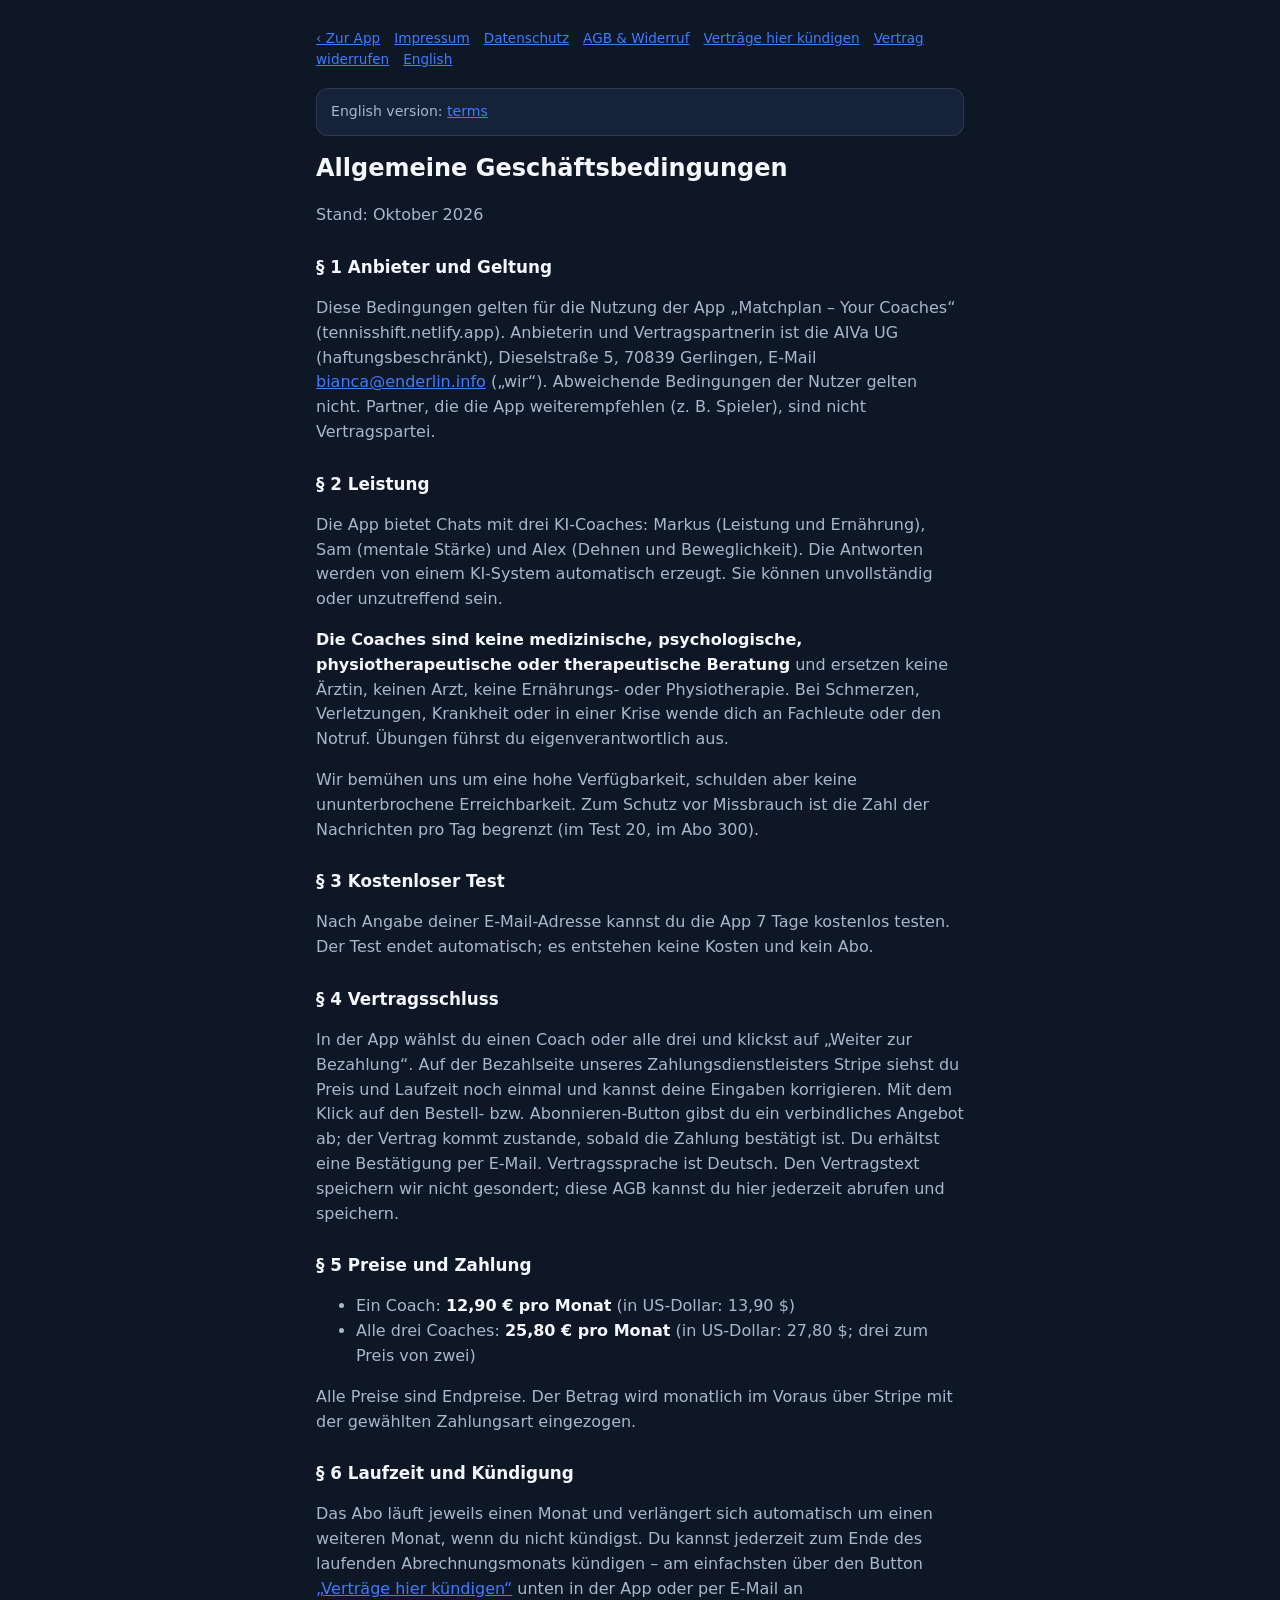
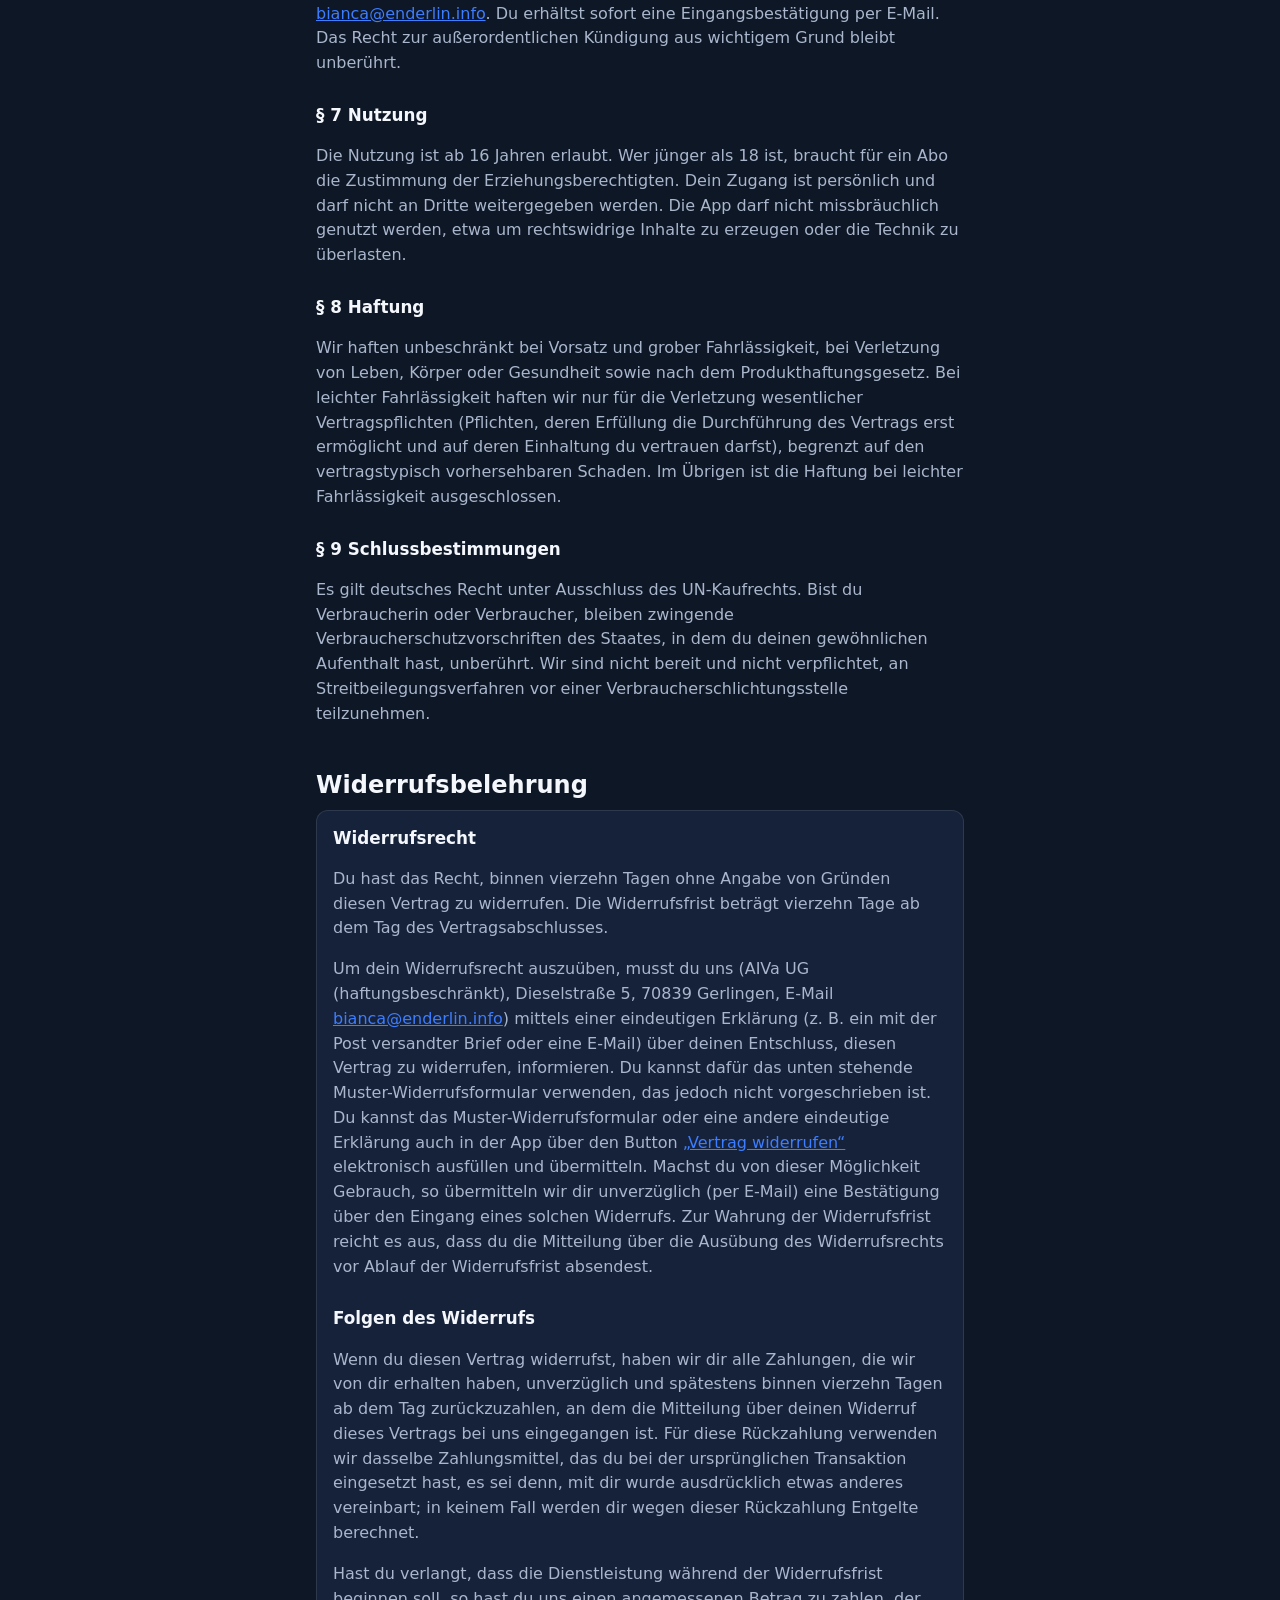
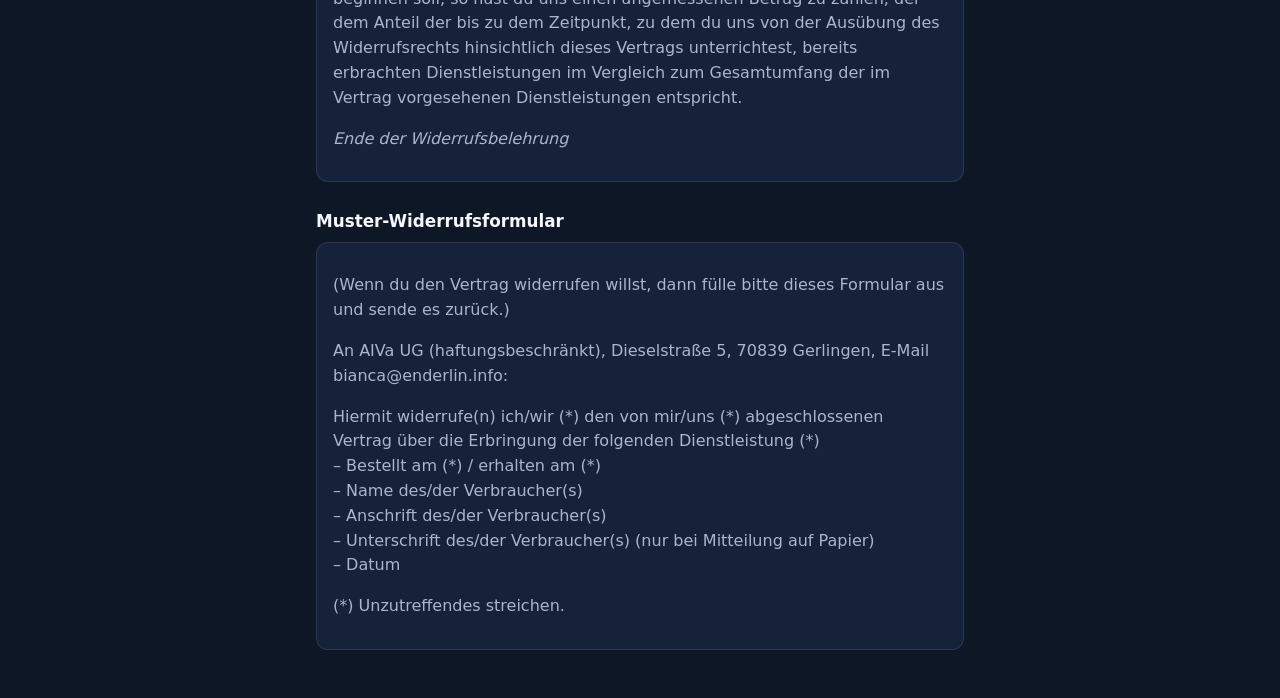
<file: agb.html>
<!doctype html>
<html lang="de">
<head>
<meta charset="utf-8">
<meta name="viewport" content="width=device-width, initial-scale=1">
<meta name="robots" content="noindex">
<title>AGB &amp; Widerruf — Matchplan</title>
<style>
  :root{--bg:#0e1726;--surface:#16223a;--ink:#f4f7fb;--ink-2:#a9b6cc;--line:rgba(255,255,255,.10);--accent:#3d7dff}
  *{box-sizing:border-box}
  html,body{margin:0;background:var(--bg);color:var(--ink);font-family:system-ui,-apple-system,"Segoe UI",sans-serif;line-height:1.55}
  main{max-width:680px;margin:0 auto;padding:28px 16px 48px}
  h1{font-size:1.5rem;margin:0 0 6px}
  h2{font-size:1.05rem;margin:26px 0 8px}
  p,li{color:var(--ink-2)}
  strong{color:var(--ink)}
  a{color:var(--accent)}
  .note{background:var(--surface);border:1px solid var(--line);border-radius:12px;padding:12px 14px;font-size:.88rem}
  .box{background:var(--surface);border:1px solid var(--line);border-radius:12px;padding:14px 16px}
  nav{font-size:.85rem;margin-bottom:18px}
  nav a{margin-right:14px}
</style>
</head>
<body>
<main>
<nav><a href="/">‹ Zur App</a><a href="/impressum.html">Impressum</a><a href="/datenschutz.html">Datenschutz</a><a href="/agb.html">AGB &amp; Widerruf</a><a href="/kuendigen.html">Verträge hier kündigen</a><a href="/kuendigen.html?art=widerruf">Vertrag widerrufen</a><a href="/en/terms.html">English</a></nav>
<p class="note" lang="en">English version: <a href="/en/terms.html">terms</a></p>
<h1>Allgemeine Geschäftsbedingungen</h1>
<p>Stand: Oktober 2026</p>

<h2>§ 1 Anbieter und Geltung</h2>
<p>Diese Bedingungen gelten für die Nutzung der App „Matchplan – Your Coaches“ (tennisshift.netlify.app). Anbieterin und Vertragspartnerin ist die AIVa UG (haftungsbeschränkt), Dieselstraße 5, 70839 Gerlingen, E-Mail <a href="mailto:bianca@enderlin.info">bianca@enderlin.info</a> („wir“). Abweichende Bedingungen der Nutzer gelten nicht. Partner, die die App weiterempfehlen (z. B. Spieler), sind nicht Vertragspartei.</p>

<h2>§ 2 Leistung</h2>
<p>Die App bietet Chats mit drei KI-Coaches: Markus (Leistung und Ernährung), Sam (mentale Stärke) und Alex (Dehnen und Beweglichkeit). Die Antworten werden von einem KI-System automatisch erzeugt. Sie können unvollständig oder unzutreffend sein.</p>
<p><strong>Die Coaches sind keine medizinische, psychologische, physiotherapeutische oder therapeutische Beratung</strong> und ersetzen keine Ärztin, keinen Arzt, keine Ernährungs- oder Physiotherapie. Bei Schmerzen, Verletzungen, Krankheit oder in einer Krise wende dich an Fachleute oder den Notruf. Übungen führst du eigenverantwortlich aus.</p>
<p>Wir bemühen uns um eine hohe Verfügbarkeit, schulden aber keine ununterbrochene Erreichbarkeit. Zum Schutz vor Missbrauch ist die Zahl der Nachrichten pro Tag begrenzt (im Test 20, im Abo 300).</p>

<h2>§ 3 Kostenloser Test</h2>
<p>Nach Angabe deiner E-Mail-Adresse kannst du die App 7 Tage kostenlos testen. Der Test endet automatisch; es entstehen keine Kosten und kein Abo.</p>

<h2>§ 4 Vertragsschluss</h2>
<p>In der App wählst du einen Coach oder alle drei und klickst auf „Weiter zur Bezahlung“. Auf der Bezahlseite unseres Zahlungsdienstleisters Stripe siehst du Preis und Laufzeit noch einmal und kannst deine Eingaben korrigieren. Mit dem Klick auf den Bestell- bzw. Abonnieren-Button gibst du ein verbindliches Angebot ab; der Vertrag kommt zustande, sobald die Zahlung bestätigt ist. Du erhältst eine Bestätigung per E-Mail. Vertragssprache ist Deutsch. Den Vertragstext speichern wir nicht gesondert; diese AGB kannst du hier jederzeit abrufen und speichern.</p>

<h2>§ 5 Preise und Zahlung</h2>
<ul>
  <li>Ein Coach: <strong>12,90 € pro Monat</strong> (in US-Dollar: 13,90 $)</li>
  <li>Alle drei Coaches: <strong>25,80 € pro Monat</strong> (in US-Dollar: 27,80 $; drei zum Preis von zwei)</li>
</ul>
<p>Alle Preise sind Endpreise. Der Betrag wird monatlich im Voraus über Stripe mit der gewählten Zahlungsart eingezogen.</p>

<h2>§ 6 Laufzeit und Kündigung</h2>
<p>Das Abo läuft jeweils einen Monat und verlängert sich automatisch um einen weiteren Monat, wenn du nicht kündigst. Du kannst jederzeit zum Ende des laufenden Abrechnungsmonats kündigen – am einfachsten über den Button <a href="/kuendigen.html">„Verträge hier kündigen“</a> unten in der App oder per E-Mail an <a href="mailto:bianca@enderlin.info">bianca@enderlin.info</a>. Du erhältst sofort eine Eingangsbestätigung per E-Mail. Das Recht zur außerordentlichen Kündigung aus wichtigem Grund bleibt unberührt.</p>

<h2>§ 7 Nutzung</h2>
<p>Die Nutzung ist ab 16 Jahren erlaubt. Wer jünger als 18 ist, braucht für ein Abo die Zustimmung der Erziehungsberechtigten. Dein Zugang ist persönlich und darf nicht an Dritte weitergegeben werden. Die App darf nicht missbräuchlich genutzt werden, etwa um rechtswidrige Inhalte zu erzeugen oder die Technik zu überlasten.</p>

<h2>§ 8 Haftung</h2>
<p>Wir haften unbeschränkt bei Vorsatz und grober Fahrlässigkeit, bei Verletzung von Leben, Körper oder Gesundheit sowie nach dem Produkthaftungsgesetz. Bei leichter Fahrlässigkeit haften wir nur für die Verletzung wesentlicher Vertragspflichten (Pflichten, deren Erfüllung die Durchführung des Vertrags erst ermöglicht und auf deren Einhaltung du vertrauen darfst), begrenzt auf den vertragstypisch vorhersehbaren Schaden. Im Übrigen ist die Haftung bei leichter Fahrlässigkeit ausgeschlossen.</p>

<h2>§ 9 Schlussbestimmungen</h2>
<p>Es gilt deutsches Recht unter Ausschluss des UN-Kaufrechts. Bist du Verbraucherin oder Verbraucher, bleiben zwingende Verbraucherschutzvorschriften des Staates, in dem du deinen gewöhnlichen Aufenthalt hast, unberührt. Wir sind nicht bereit und nicht verpflichtet, an Streitbeilegungsverfahren vor einer Verbraucherschlichtungsstelle teilzunehmen.</p>

<h1 id="widerruf" style="margin-top:40px">Widerrufsbelehrung</h1>
<div class="box">
<h2 style="margin-top:0">Widerrufsrecht</h2>
<p>Du hast das Recht, binnen vierzehn Tagen ohne Angabe von Gründen diesen Vertrag zu widerrufen. Die Widerrufsfrist beträgt vierzehn Tage ab dem Tag des Vertragsabschlusses.</p>
<p>Um dein Widerrufsrecht auszuüben, musst du uns (AIVa UG (haftungsbeschränkt), Dieselstraße 5, 70839 Gerlingen, E-Mail <a href="mailto:bianca@enderlin.info">bianca@enderlin.info</a>) mittels einer eindeutigen Erklärung (z. B. ein mit der Post versandter Brief oder eine E-Mail) über deinen Entschluss, diesen Vertrag zu widerrufen, informieren. Du kannst dafür das unten stehende Muster-Widerrufsformular verwenden, das jedoch nicht vorgeschrieben ist. Du kannst das Muster-Widerrufsformular oder eine andere eindeutige Erklärung auch in der App über den Button <a href="/kuendigen.html?art=widerruf">„Vertrag widerrufen“</a> elektronisch ausfüllen und übermitteln. Machst du von dieser Möglichkeit Gebrauch, so übermitteln wir dir unverzüglich (per E-Mail) eine Bestätigung über den Eingang eines solchen Widerrufs. Zur Wahrung der Widerrufsfrist reicht es aus, dass du die Mitteilung über die Ausübung des Widerrufsrechts vor Ablauf der Widerrufsfrist absendest.</p>
<h2>Folgen des Widerrufs</h2>
<p>Wenn du diesen Vertrag widerrufst, haben wir dir alle Zahlungen, die wir von dir erhalten haben, unverzüglich und spätestens binnen vierzehn Tagen ab dem Tag zurückzuzahlen, an dem die Mitteilung über deinen Widerruf dieses Vertrags bei uns eingegangen ist. Für diese Rückzahlung verwenden wir dasselbe Zahlungsmittel, das du bei der ursprünglichen Transaktion eingesetzt hast, es sei denn, mit dir wurde ausdrücklich etwas anderes vereinbart; in keinem Fall werden dir wegen dieser Rückzahlung Entgelte berechnet.</p>
<p>Hast du verlangt, dass die Dienstleistung während der Widerrufsfrist beginnen soll, so hast du uns einen angemessenen Betrag zu zahlen, der dem Anteil der bis zu dem Zeitpunkt, zu dem du uns von der Ausübung des Widerrufsrechts hinsichtlich dieses Vertrags unterrichtest, bereits erbrachten Dienstleistungen im Vergleich zum Gesamtumfang der im Vertrag vorgesehenen Dienstleistungen entspricht.</p>
<p><em>Ende der Widerrufsbelehrung</em></p>
</div>

<h2>Muster-Widerrufsformular</h2>
<div class="box">
<p>(Wenn du den Vertrag widerrufen willst, dann fülle bitte dieses Formular aus und sende es zurück.)</p>
<p>An AIVa UG (haftungsbeschränkt), Dieselstraße 5, 70839 Gerlingen, E-Mail bianca@enderlin.info:</p>
<p>Hiermit widerrufe(n) ich/wir (*) den von mir/uns (*) abgeschlossenen Vertrag über die Erbringung der folgenden Dienstleistung (*)<br>
– Bestellt am (*) / erhalten am (*)<br>
– Name des/der Verbraucher(s)<br>
– Anschrift des/der Verbraucher(s)<br>
– Unterschrift des/der Verbraucher(s) (nur bei Mitteilung auf Papier)<br>
– Datum</p>
<p>(*) Unzutreffendes streichen.</p>
</div>
</main>
</body>
</html>
</file>
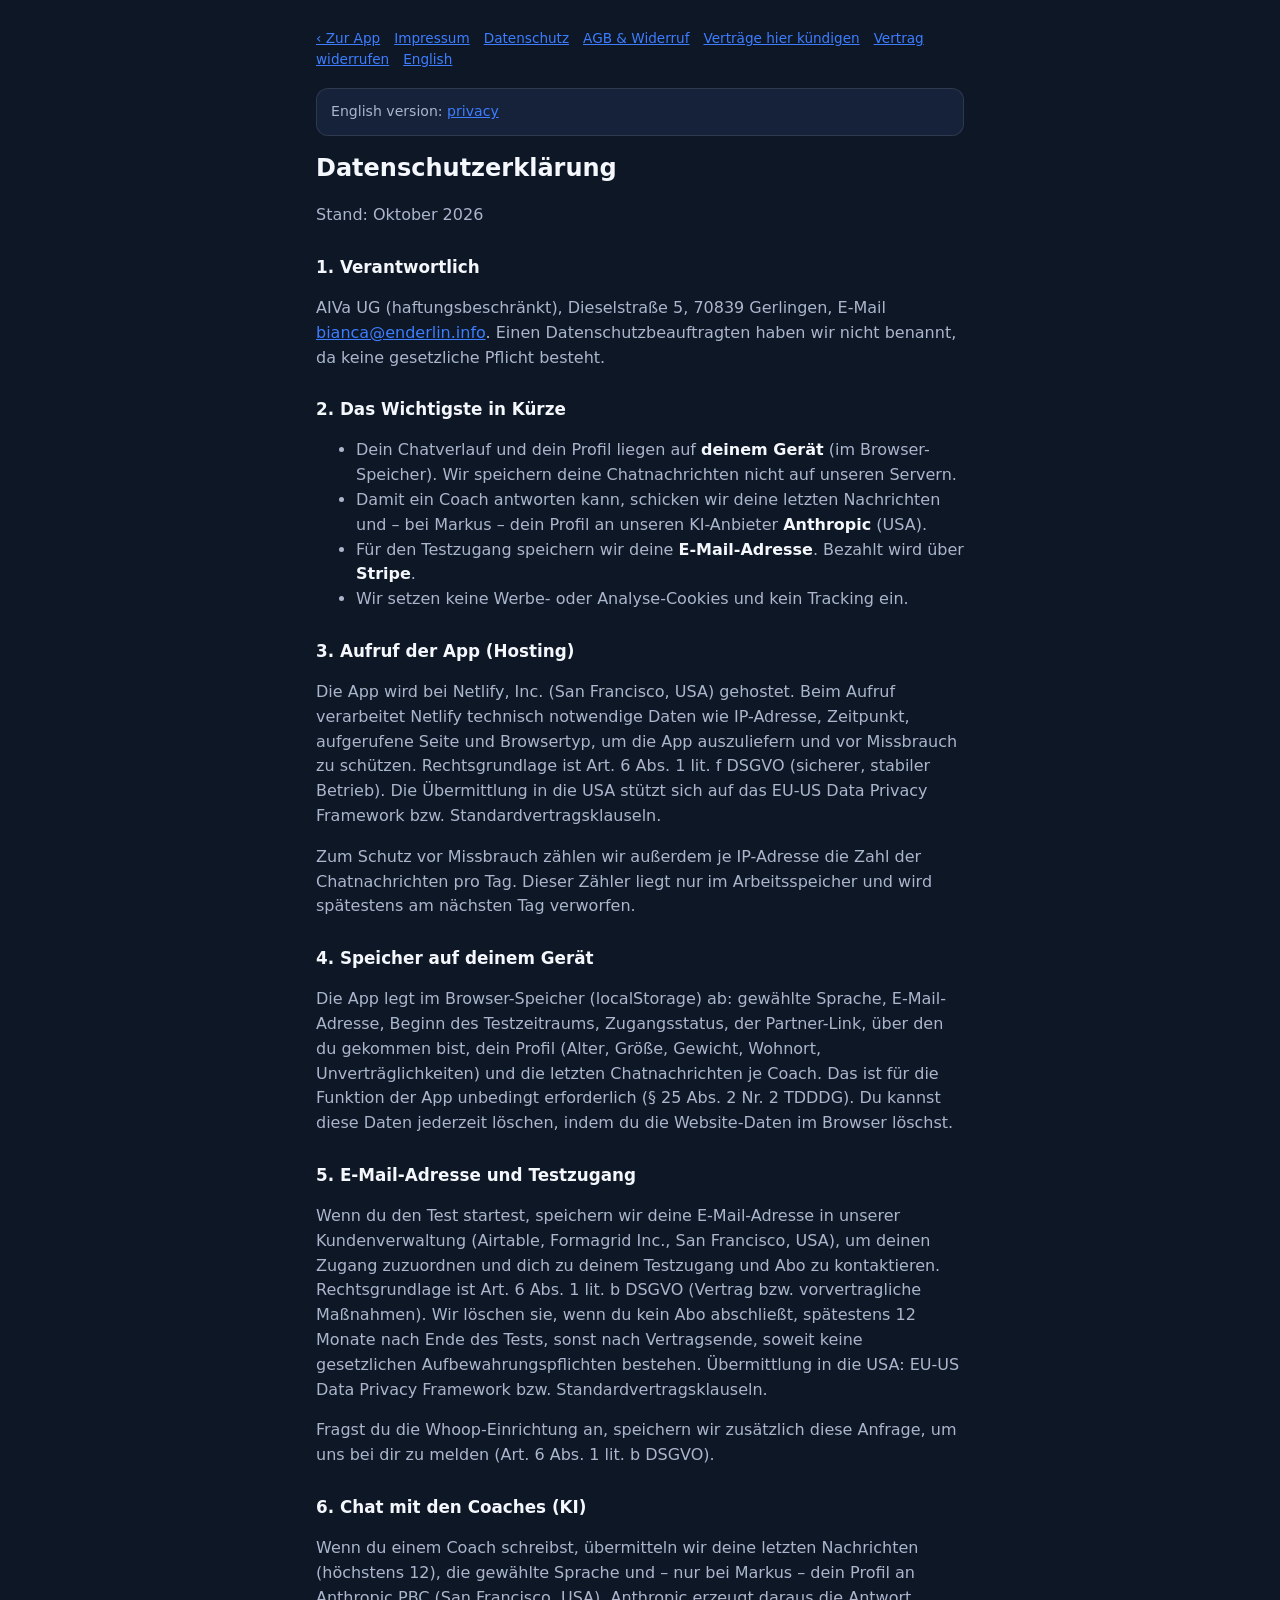
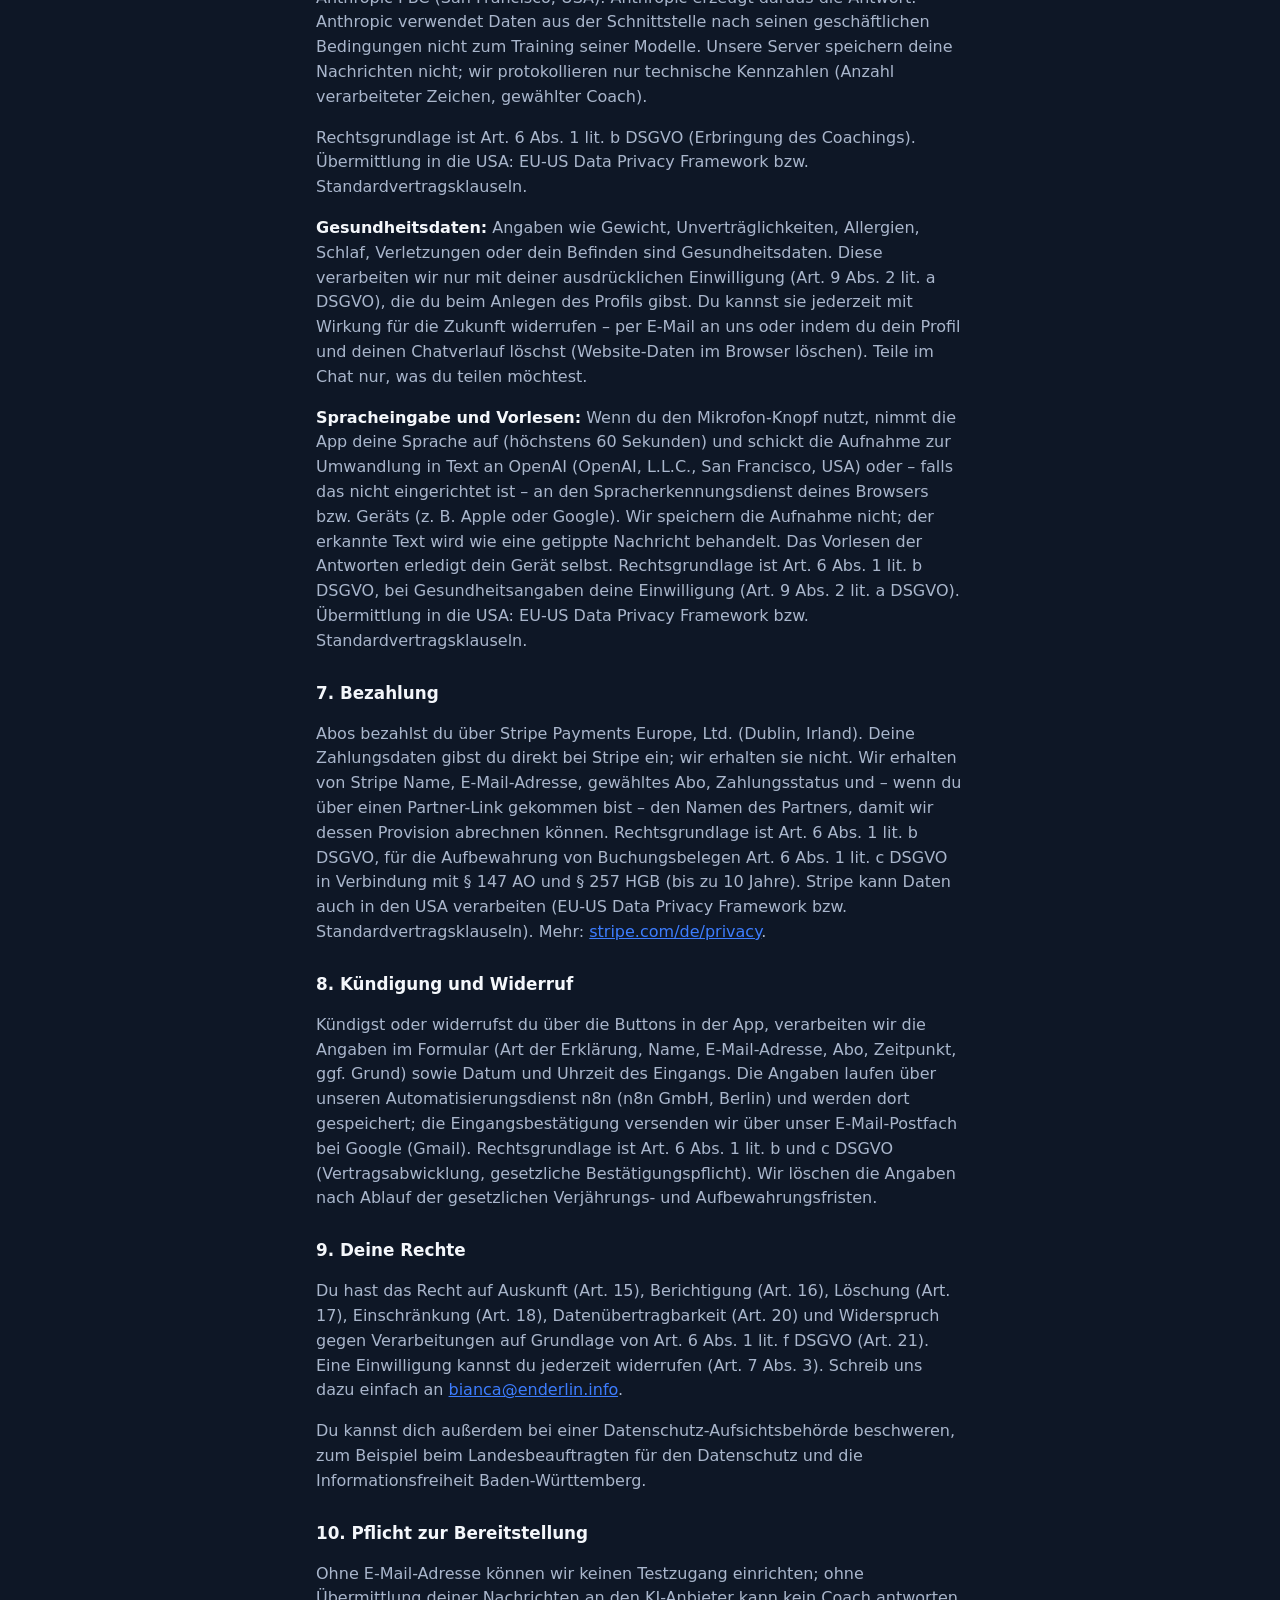
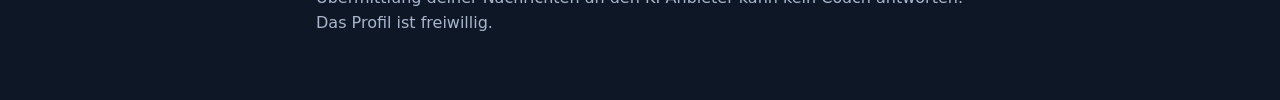
<file: datenschutz.html>
<!doctype html>
<html lang="de">
<head>
<meta charset="utf-8">
<meta name="viewport" content="width=device-width, initial-scale=1">
<meta name="robots" content="noindex">
<title>Datenschutz — Matchplan</title>
<style>
  :root{--bg:#0e1726;--surface:#16223a;--ink:#f4f7fb;--ink-2:#a9b6cc;--line:rgba(255,255,255,.10);--accent:#3d7dff}
  *{box-sizing:border-box}
  html,body{margin:0;background:var(--bg);color:var(--ink);font-family:system-ui,-apple-system,"Segoe UI",sans-serif;line-height:1.55}
  main{max-width:680px;margin:0 auto;padding:28px 16px 48px}
  h1{font-size:1.5rem;margin:0 0 6px}
  h2{font-size:1.05rem;margin:26px 0 8px}
  p,li{color:var(--ink-2)}
  strong{color:var(--ink)}
  a{color:var(--accent)}
  .note{background:var(--surface);border:1px solid var(--line);border-radius:12px;padding:12px 14px;font-size:.88rem}
  .box{background:var(--surface);border:1px solid var(--line);border-radius:12px;padding:14px 16px}
  nav{font-size:.85rem;margin-bottom:18px}
  nav a{margin-right:14px}
</style>
</head>
<body>
<main>
<nav><a href="/">‹ Zur App</a><a href="/impressum.html">Impressum</a><a href="/datenschutz.html">Datenschutz</a><a href="/agb.html">AGB &amp; Widerruf</a><a href="/kuendigen.html">Verträge hier kündigen</a><a href="/kuendigen.html?art=widerruf">Vertrag widerrufen</a><a href="/en/terms.html">English</a></nav>
<p class="note" lang="en">English version: <a href="/en/privacy.html">privacy</a></p>
<h1>Datenschutzerklärung</h1>
<p>Stand: Oktober 2026</p>

<h2>1. Verantwortlich</h2>
<p>AIVa UG (haftungsbeschränkt), Dieselstraße 5, 70839 Gerlingen, E-Mail <a href="mailto:bianca@enderlin.info">bianca@enderlin.info</a>. Einen Datenschutzbeauftragten haben wir nicht benannt, da keine gesetzliche Pflicht besteht.</p>

<h2>2. Das Wichtigste in Kürze</h2>
<ul>
  <li>Dein Chatverlauf und dein Profil liegen auf <strong>deinem Gerät</strong> (im Browser-Speicher). Wir speichern deine Chatnachrichten nicht auf unseren Servern.</li>
  <li>Damit ein Coach antworten kann, schicken wir deine letzten Nachrichten und – bei Markus – dein Profil an unseren KI-Anbieter <strong>Anthropic</strong> (USA).</li>
  <li>Für den Testzugang speichern wir deine <strong>E-Mail-Adresse</strong>. Bezahlt wird über <strong>Stripe</strong>.</li>
  <li>Wir setzen keine Werbe- oder Analyse-Cookies und kein Tracking ein.</li>
</ul>

<h2>3. Aufruf der App (Hosting)</h2>
<p>Die App wird bei Netlify, Inc. (San Francisco, USA) gehostet. Beim Aufruf verarbeitet Netlify technisch notwendige Daten wie IP-Adresse, Zeitpunkt, aufgerufene Seite und Browsertyp, um die App auszuliefern und vor Missbrauch zu schützen. Rechtsgrundlage ist Art. 6 Abs. 1 lit. f DSGVO (sicherer, stabiler Betrieb). Die Übermittlung in die USA stützt sich auf das EU-US Data Privacy Framework bzw. Standardvertragsklauseln.</p>
<p>Zum Schutz vor Missbrauch zählen wir außerdem je IP-Adresse die Zahl der Chatnachrichten pro Tag. Dieser Zähler liegt nur im Arbeitsspeicher und wird spätestens am nächsten Tag verworfen.</p>

<h2>4. Speicher auf deinem Gerät</h2>
<p>Die App legt im Browser-Speicher (localStorage) ab: gewählte Sprache, E-Mail-Adresse, Beginn des Testzeitraums, Zugangsstatus, der Partner-Link, über den du gekommen bist, dein Profil (Alter, Größe, Gewicht, Wohnort, Unverträglichkeiten) und die letzten Chatnachrichten je Coach. Das ist für die Funktion der App unbedingt erforderlich (§ 25 Abs. 2 Nr. 2 TDDDG). Du kannst diese Daten jederzeit löschen, indem du die Website-Daten im Browser löschst.</p>

<h2>5. E-Mail-Adresse und Testzugang</h2>
<p>Wenn du den Test startest, speichern wir deine E-Mail-Adresse in unserer Kundenverwaltung (Airtable, Formagrid Inc., San Francisco, USA), um deinen Zugang zuzuordnen und dich zu deinem Testzugang und Abo zu kontaktieren. Rechtsgrundlage ist Art. 6 Abs. 1 lit. b DSGVO (Vertrag bzw. vorvertragliche Maßnahmen). Wir löschen sie, wenn du kein Abo abschließt, spätestens 12 Monate nach Ende des Tests, sonst nach Vertragsende, soweit keine gesetzlichen Aufbewahrungspflichten bestehen. Übermittlung in die USA: EU-US Data Privacy Framework bzw. Standardvertragsklauseln.</p>
<p>Fragst du die Whoop-Einrichtung an, speichern wir zusätzlich diese Anfrage, um uns bei dir zu melden (Art. 6 Abs. 1 lit. b DSGVO).</p>

<h2>6. Chat mit den Coaches (KI)</h2>
<p>Wenn du einem Coach schreibst, übermitteln wir deine letzten Nachrichten (höchstens 12), die gewählte Sprache und – nur bei Markus – dein Profil an Anthropic PBC (San Francisco, USA). Anthropic erzeugt daraus die Antwort. Anthropic verwendet Daten aus der Schnittstelle nach seinen geschäftlichen Bedingungen nicht zum Training seiner Modelle. Unsere Server speichern deine Nachrichten nicht; wir protokollieren nur technische Kennzahlen (Anzahl verarbeiteter Zeichen, gewählter Coach).</p>
<p>Rechtsgrundlage ist Art. 6 Abs. 1 lit. b DSGVO (Erbringung des Coachings). Übermittlung in die USA: EU-US Data Privacy Framework bzw. Standardvertragsklauseln.</p>
<p><strong>Gesundheitsdaten:</strong> Angaben wie Gewicht, Unverträglichkeiten, Allergien, Schlaf, Verletzungen oder dein Befinden sind Gesundheitsdaten. Diese verarbeiten wir nur mit deiner ausdrücklichen Einwilligung (Art. 9 Abs. 2 lit. a DSGVO), die du beim Anlegen des Profils gibst. Du kannst sie jederzeit mit Wirkung für die Zukunft widerrufen – per E-Mail an uns oder indem du dein Profil und deinen Chatverlauf löschst (Website-Daten im Browser löschen). Teile im Chat nur, was du teilen möchtest.</p>

<p><strong>Spracheingabe und Vorlesen:</strong> Wenn du den Mikrofon-Knopf nutzt, nimmt die App deine Sprache auf (höchstens 60 Sekunden) und schickt die Aufnahme zur Umwandlung in Text an OpenAI (OpenAI, L.L.C., San Francisco, USA) oder – falls das nicht eingerichtet ist – an den Spracherkennungsdienst deines Browsers bzw. Geräts (z. B. Apple oder Google). Wir speichern die Aufnahme nicht; der erkannte Text wird wie eine getippte Nachricht behandelt. Das Vorlesen der Antworten erledigt dein Gerät selbst. Rechtsgrundlage ist Art. 6 Abs. 1 lit. b DSGVO, bei Gesundheitsangaben deine Einwilligung (Art. 9 Abs. 2 lit. a DSGVO). Übermittlung in die USA: EU-US Data Privacy Framework bzw. Standardvertragsklauseln.</p>

<h2>7. Bezahlung</h2>
<p>Abos bezahlst du über Stripe Payments Europe, Ltd. (Dublin, Irland). Deine Zahlungsdaten gibst du direkt bei Stripe ein; wir erhalten sie nicht. Wir erhalten von Stripe Name, E-Mail-Adresse, gewähltes Abo, Zahlungsstatus und – wenn du über einen Partner-Link gekommen bist – den Namen des Partners, damit wir dessen Provision abrechnen können. Rechtsgrundlage ist Art. 6 Abs. 1 lit. b DSGVO, für die Aufbewahrung von Buchungsbelegen Art. 6 Abs. 1 lit. c DSGVO in Verbindung mit § 147 AO und § 257 HGB (bis zu 10 Jahre). Stripe kann Daten auch in den USA verarbeiten (EU-US Data Privacy Framework bzw. Standardvertragsklauseln). Mehr: <a href="https://stripe.com/de/privacy" rel="noopener">stripe.com/de/privacy</a>.</p>

<h2>8. Kündigung und Widerruf</h2>
<p>Kündigst oder widerrufst du über die Buttons in der App, verarbeiten wir die Angaben im Formular (Art der Erklärung, Name, E-Mail-Adresse, Abo, Zeitpunkt, ggf. Grund) sowie Datum und Uhrzeit des Eingangs. Die Angaben laufen über unseren Automatisierungsdienst n8n (n8n GmbH, Berlin) und werden dort gespeichert; die Eingangsbestätigung versenden wir über unser E-Mail-Postfach bei Google (Gmail). Rechtsgrundlage ist Art. 6 Abs. 1 lit. b und c DSGVO (Vertragsabwicklung, gesetzliche Bestätigungspflicht). Wir löschen die Angaben nach Ablauf der gesetzlichen Verjährungs- und Aufbewahrungsfristen.</p>

<h2>9. Deine Rechte</h2>
<p>Du hast das Recht auf Auskunft (Art. 15), Berichtigung (Art. 16), Löschung (Art. 17), Einschränkung (Art. 18), Datenübertragbarkeit (Art. 20) und Widerspruch gegen Verarbeitungen auf Grundlage von Art. 6 Abs. 1 lit. f DSGVO (Art. 21). Eine Einwilligung kannst du jederzeit widerrufen (Art. 7 Abs. 3). Schreib uns dazu einfach an <a href="mailto:bianca@enderlin.info">bianca@enderlin.info</a>.</p>
<p>Du kannst dich außerdem bei einer Datenschutz-Aufsichtsbehörde beschweren, zum Beispiel beim Landesbeauftragten für den Datenschutz und die Informationsfreiheit Baden-Württemberg.</p>

<h2>10. Pflicht zur Bereitstellung</h2>
<p>Ohne E-Mail-Adresse können wir keinen Testzugang einrichten; ohne Übermittlung deiner Nachrichten an den KI-Anbieter kann kein Coach antworten. Das Profil ist freiwillig.</p>
</main>
</body>
</html>
</file>
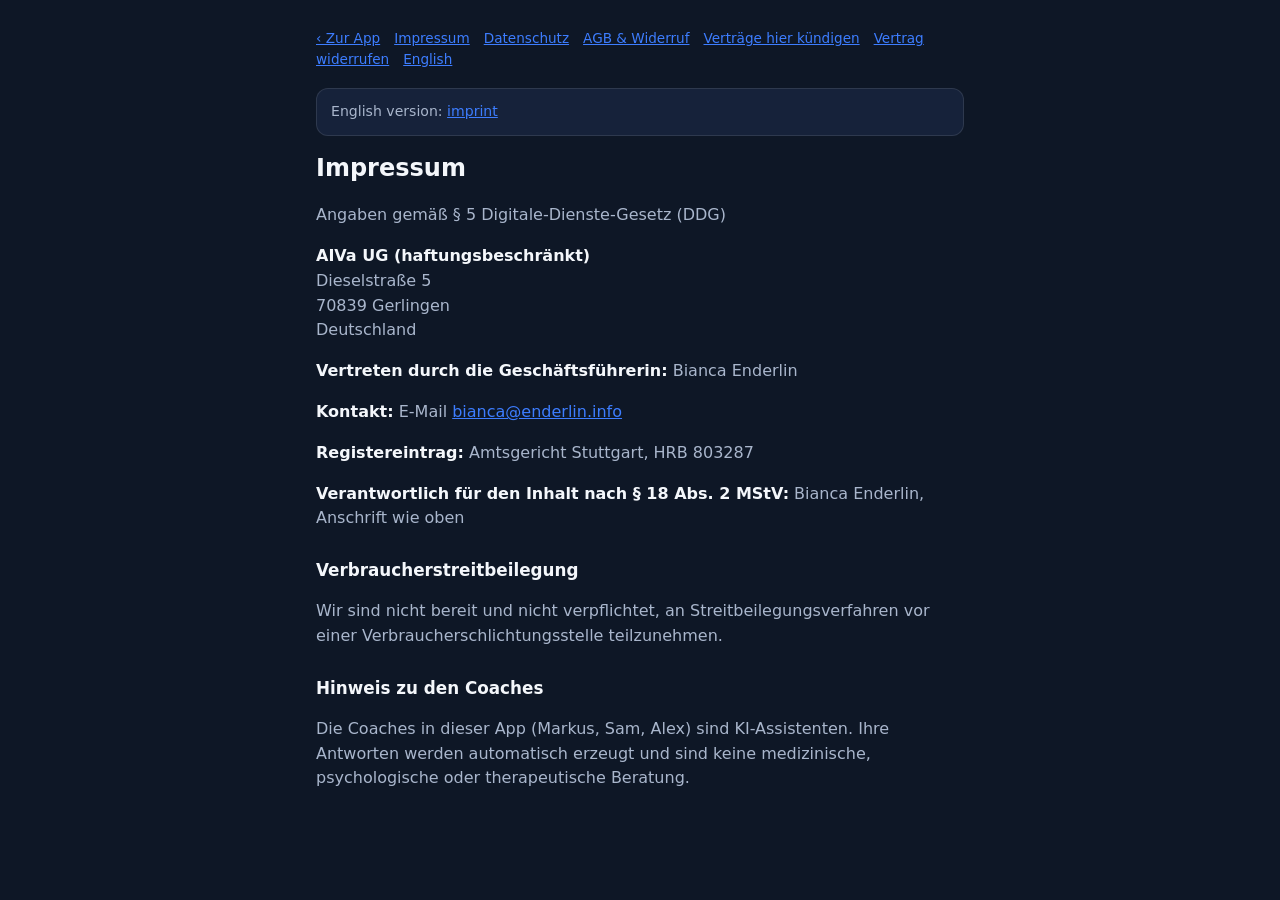
<file: impressum.html>
<!doctype html>
<html lang="de">
<head>
<meta charset="utf-8">
<meta name="viewport" content="width=device-width, initial-scale=1">
<meta name="robots" content="noindex">
<title>Impressum — Matchplan</title>
<style>
  :root{--bg:#0e1726;--surface:#16223a;--ink:#f4f7fb;--ink-2:#a9b6cc;--line:rgba(255,255,255,.10);--accent:#3d7dff}
  *{box-sizing:border-box}
  html,body{margin:0;background:var(--bg);color:var(--ink);font-family:system-ui,-apple-system,"Segoe UI",sans-serif;line-height:1.55}
  main{max-width:680px;margin:0 auto;padding:28px 16px 48px}
  h1{font-size:1.5rem;margin:0 0 6px}
  h2{font-size:1.05rem;margin:26px 0 8px}
  p,li{color:var(--ink-2)}
  strong{color:var(--ink)}
  a{color:var(--accent)}
  .note{background:var(--surface);border:1px solid var(--line);border-radius:12px;padding:12px 14px;font-size:.88rem}
  .box{background:var(--surface);border:1px solid var(--line);border-radius:12px;padding:14px 16px}
  nav{font-size:.85rem;margin-bottom:18px}
  nav a{margin-right:14px}
</style>
</head>
<body>
<main>
<nav><a href="/">‹ Zur App</a><a href="/impressum.html">Impressum</a><a href="/datenschutz.html">Datenschutz</a><a href="/agb.html">AGB &amp; Widerruf</a><a href="/kuendigen.html">Verträge hier kündigen</a><a href="/kuendigen.html?art=widerruf">Vertrag widerrufen</a><a href="/en/terms.html">English</a></nav>
<p class="note" lang="en">English version: <a href="/en/imprint.html">imprint</a></p>
<h1>Impressum</h1>
<p>Angaben gemäß § 5 Digitale-Dienste-Gesetz (DDG)</p>
<p><strong>AIVa UG (haftungsbeschränkt)</strong><br>
Dieselstraße 5<br>
70839 Gerlingen<br>
Deutschland</p>
<p><strong>Vertreten durch die Geschäftsführerin:</strong> Bianca Enderlin</p>
<p><strong>Kontakt:</strong> E-Mail <a href="mailto:bianca@enderlin.info">bianca@enderlin.info</a></p>
<p><strong>Registereintrag:</strong> Amtsgericht Stuttgart, HRB 803287</p>
<p><strong>Verantwortlich für den Inhalt nach § 18 Abs. 2 MStV:</strong> Bianca Enderlin, Anschrift wie oben</p>
<h2>Verbraucherstreitbeilegung</h2>
<p>Wir sind nicht bereit und nicht verpflichtet, an Streitbeilegungsverfahren vor einer Verbraucherschlichtungsstelle teilzunehmen.</p>
<h2>Hinweis zu den Coaches</h2>
<p>Die Coaches in dieser App (Markus, Sam, Alex) sind KI-Assistenten. Ihre Antworten werden automatisch erzeugt und sind keine medizinische, psychologische oder therapeutische Beratung.</p>
</main>
</body>
</html>
</file>
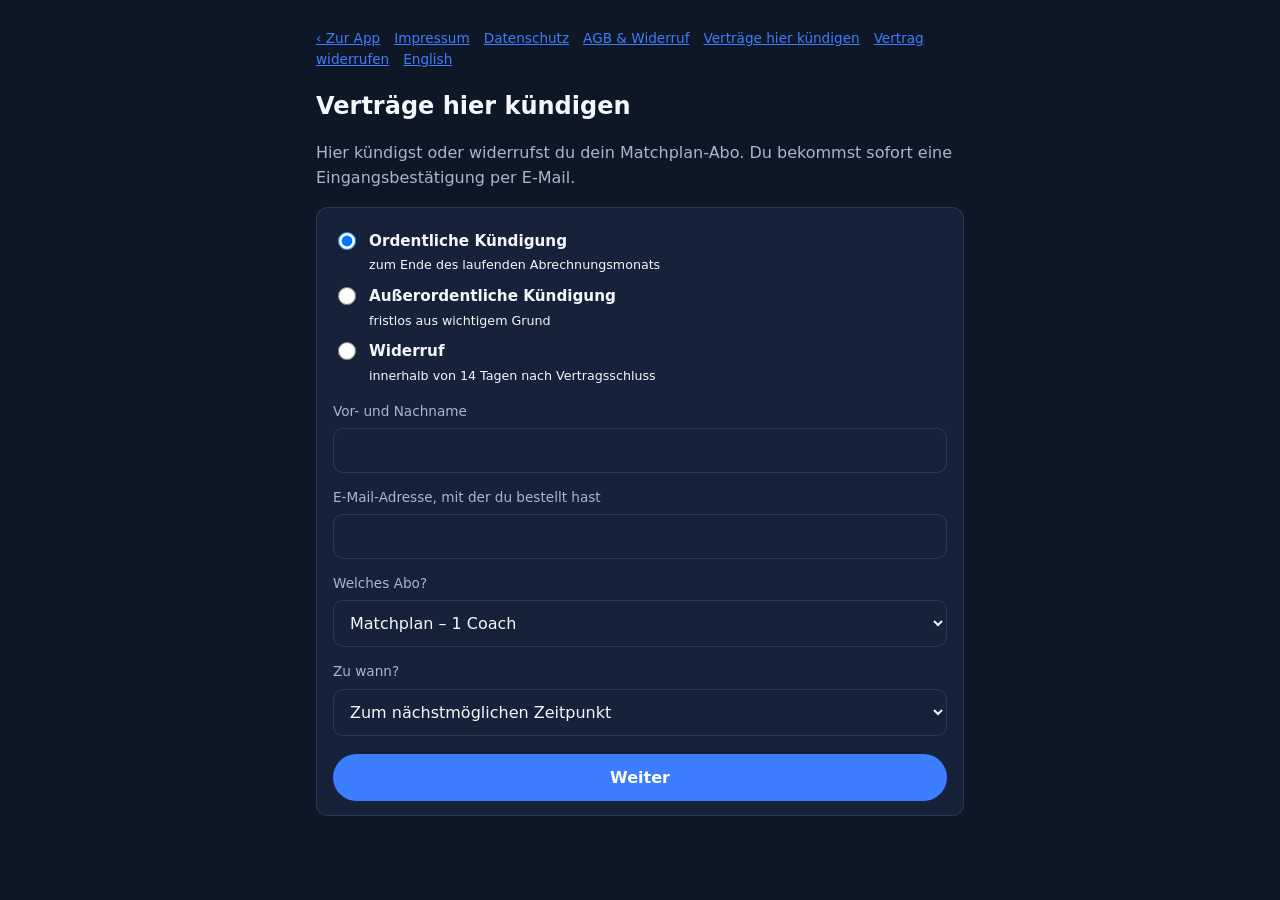
<file: kuendigen.html>
<!doctype html>
<html lang="de">
<head>
<meta charset="utf-8">
<meta name="viewport" content="width=device-width, initial-scale=1">
<meta name="robots" content="noindex">
<title>Kündigen oder widerrufen — Matchplan</title>
<style>
  :root{--bg:#0e1726;--surface:#16223a;--ink:#f4f7fb;--ink-2:#a9b6cc;--line:rgba(255,255,255,.10);--accent:#3d7dff}
  *{box-sizing:border-box}
  html,body{margin:0;background:var(--bg);color:var(--ink);font-family:system-ui,-apple-system,"Segoe UI",sans-serif;line-height:1.55}
  main{max-width:680px;margin:0 auto;padding:28px 16px 48px}
  h1{font-size:1.5rem;margin:0 0 6px}
  h2{font-size:1.05rem;margin:26px 0 8px}
  p,li{color:var(--ink-2)}
  strong{color:var(--ink)}
  a{color:var(--accent)}
  .note{background:var(--surface);border:1px solid var(--line);border-radius:12px;padding:12px 14px;font-size:.88rem}
  .box{background:var(--surface);border:1px solid var(--line);border-radius:12px;padding:14px 16px}
  nav{font-size:.85rem;margin-bottom:18px}
  nav a{margin-right:14px}
  label{display:block;font-size:.85rem;color:var(--ink-2);margin:14px 0 6px}
  input,select,textarea{width:100%;padding:12px;border-radius:10px;border:1px solid var(--line);background:var(--surface);color:var(--ink);font-size:1rem;font-family:inherit}
  .opts label{display:flex;gap:10px;align-items:flex-start;margin:8px 0;color:var(--ink);font-size:.95rem;cursor:pointer}
  .opts input{width:18px;height:18px;flex:0 0 auto;margin-top:2px}
  .btn{display:block;width:100%;margin-top:18px;padding:14px;border:none;border-radius:999px;background:var(--accent);color:#fff;font-size:1rem;font-weight:600;cursor:pointer;font-family:inherit}
  .btn.ghost{background:transparent;border:1px solid var(--line);color:var(--ink-2)}
  .btn:disabled{opacity:.5}
  .err{color:#ff8a8a;font-size:.88rem;margin-top:10px}
  .hp{position:absolute;left:-9999px}
  dl{margin:0}dt{color:var(--ink-2);font-size:.8rem;margin-top:10px}dd{margin:2px 0 0;color:var(--ink)}
  @media print{nav,.btn,.note{display:none}body,main{background:#fff;color:#000}dd,strong{color:#000}}
</style>
</head>
<body>
<main>
<nav><a href="/">‹ Zur App</a><a href="/impressum.html">Impressum</a><a href="/datenschutz.html">Datenschutz</a><a href="/agb.html">AGB &amp; Widerruf</a><a href="/kuendigen.html">Verträge hier kündigen</a><a href="/kuendigen.html?art=widerruf">Vertrag widerrufen</a><a href="/en/terms.html">English</a></nav>
<h1 id="titel">Verträge hier kündigen</h1>
<p id="intro">Hier kündigst oder widerrufst du dein Matchplan-Abo. Du bekommst sofort eine Eingangsbestätigung per E-Mail.</p>

<form id="f" class="box" novalidate>
  <div class="opts" role="radiogroup" aria-label="Art der Erklärung">
    <label><input type="radio" name="art" value="kuendigung" checked> <span><strong>Ordentliche Kündigung</strong><br><small>zum Ende des laufenden Abrechnungsmonats</small></span></label>
    <label><input type="radio" name="art" value="ausserordentlich"> <span><strong>Außerordentliche Kündigung</strong><br><small>fristlos aus wichtigem Grund</small></span></label>
    <label><input type="radio" name="art" value="widerruf"> <span><strong>Widerruf</strong><br><small>innerhalb von 14 Tagen nach Vertragsschluss</small></span></label>
  </div>
  <label for="name">Vor- und Nachname</label>
  <input id="name" autocomplete="name" maxlength="120" required>
  <label for="email">E-Mail-Adresse, mit der du bestellt hast</label>
  <input id="email" type="email" autocomplete="email" maxlength="200" required>
  <label for="vertrag">Welches Abo?</label>
  <select id="vertrag">
    <option>Matchplan – 1 Coach</option>
    <option>Matchplan – alle drei Coaches</option>
    <option>Weiß ich nicht genau</option>
  </select>
  <div id="zp">
    <label for="zeitpunkt">Zu wann?</label>
    <select id="zeitpunkt">
      <option value="naechstmoeglich">Zum nächstmöglichen Zeitpunkt</option>
      <option value="datum">Zu einem bestimmten Datum</option>
    </select>
    <input id="datum" type="date" style="margin-top:8px;display:none">
  </div>
  <div id="gr" style="display:none">
    <label for="grund">Wichtiger Grund</label>
    <textarea id="grund" rows="3" maxlength="1000"></textarea>
  </div>
  <input class="hp" id="website" tabindex="-1" autocomplete="off" aria-hidden="true">
  <p class="err" id="err" style="display:none"></p>
  <button class="btn" id="weiter" type="submit">Weiter</button>
</form>

<div id="pruef" class="box" style="display:none">
  <p><strong>Bitte prüfen:</strong></p>
  <dl id="zus"></dl>
  <p class="err" id="err2" style="display:none"></p>
  <button class="btn" id="senden" type="button">Jetzt kündigen</button>
  <button class="btn ghost" id="zurueck" type="button">Zurück</button>
</div>

<div id="fertig" class="box" style="display:none">
  <p><strong>Eingegangen.</strong> <span id="mailhinweis"></span></p>
  <dl id="beleg"></dl>
  <button class="btn ghost" type="button" onclick="window.print()">Bestätigung speichern oder drucken</button>
</div>

<script>
(function(){
  var URL_ = 'https://aiva179.app.n8n.cloud/webhook/matchplan-vertrag';
  var $ = function(id){ return document.getElementById(id); };
  var TXT = {
    kuendigung: { t: 'Verträge hier kündigen', btn: 'Jetzt kündigen', name: 'Ordentliche Kündigung' },
    ausserordentlich: { t: 'Verträge hier kündigen', btn: 'Jetzt kündigen', name: 'Außerordentliche Kündigung' },
    widerruf: { t: 'Vertrag widerrufen', btn: 'Widerruf bestätigen', name: 'Widerruf' }
  };
  var radios = document.querySelectorAll('input[name=art]');
  var start = new URLSearchParams(location.search).get('art');
  if (TXT[start]) radios.forEach(function(r){ r.checked = r.value === start; });
  function art(){ var v='kuendigung'; radios.forEach(function(r){ if(r.checked) v=r.value; }); return v; }
  function sync(){
    var a = art();
    $('titel').textContent = TXT[a].t;
    $('zp').style.display = a === 'kuendigung' ? '' : 'none';
    $('gr').style.display = a === 'ausserordentlich' ? '' : 'none';
    $('datum').style.display = (a === 'kuendigung' && $('zeitpunkt').value === 'datum') ? '' : 'none';
    $('senden').textContent = TXT[a].btn;
  }
  radios.forEach(function(r){ r.addEventListener('change', sync); });
  $('zeitpunkt').addEventListener('change', sync);
  sync();

  function daten(){
    var a = art(), zp = '';
    if (a === 'kuendigung') zp = $('zeitpunkt').value === 'datum' && $('datum').value
      ? new Date($('datum').value + 'T12:00:00').toLocaleDateString('de-DE') : 'naechstmoeglich';
    return { art: a, name: $('name').value.trim(), email: $('email').value.trim(), vertrag: $('vertrag').value,
      zeitpunkt: zp, grund: a === 'ausserordentlich' ? $('grund').value.trim() : '', website: $('website').value };
  }
  function esc(s){ return String(s).replace(/[&<>"]/g, function(c){ return {'&':'&amp;','<':'&lt;','>':'&gt;','"':'&quot;'}[c]; }); }
  function liste(paare){ return paare.filter(function(p){ return p[1]; }).map(function(p){ return '<dt>'+esc(p[0])+'</dt><dd>'+esc(p[1])+'</dd>'; }).join(''); }

  $('f').addEventListener('submit', function(e){
    e.preventDefault();
    var d = daten(), err = '';
    if (d.name.length < 2) err = 'Bitte gib deinen Namen an.';
    else if (!/^[^@\s]+@[^@\s]+\.[^@\s]+$/.test(d.email)) err = 'Bitte gib eine gültige E-Mail-Adresse an.';
    else if (d.art === 'ausserordentlich' && d.grund.length < 3) err = 'Bitte nenne den wichtigen Grund.';
    else if (d.art === 'kuendigung' && $('zeitpunkt').value === 'datum' && !$('datum').value) err = 'Bitte wähle ein Datum.';
    $('err').textContent = err; $('err').style.display = err ? '' : 'none';
    if (err) return;
    $('zus').innerHTML = liste([['Art', TXT[d.art].name], ['Name', d.name], ['E-Mail', d.email], ['Abo', d.vertrag],
      ['Zeitpunkt', d.art === 'kuendigung' ? (d.zeitpunkt === 'naechstmoeglich' ? 'nächstmöglicher Zeitpunkt' : d.zeitpunkt) : 'sofort'], ['Grund', d.grund]]);
    $('f').style.display = 'none'; $('pruef').style.display = ''; window.scrollTo(0, 0);
  });
  $('zurueck').addEventListener('click', function(){ $('pruef').style.display = 'none'; $('f').style.display = ''; });
  $('senden').addEventListener('click', function(){
    var b = $('senden'); b.disabled = true; b.textContent = 'Wird gesendet …'; $('err2').style.display = 'none';
    fetch(URL_, { method: 'POST', headers: { 'Content-Type': 'application/json' }, body: JSON.stringify(daten()) })
      .then(function(r){ return r.json(); })
      .then(function(r){
        if (!r || !r.ok) throw new Error('fehler');
        var d = daten();
        $('beleg').innerHTML = liste([['Art', r.art], ['Name', d.name], ['E-Mail', d.email], ['Abo', d.vertrag], ['Beendigung', r.ende], ['Grund', d.grund], ['Eingegangen am', r.eingang], ['Referenz', r.ref]]);
        $('mailhinweis').textContent = r.mail ? 'Die Bestätigung ist per E-Mail an dich unterwegs.' : 'Die Bestätigungs-E-Mail konnte gerade nicht gesendet werden. Deine Erklärung ist trotzdem eingegangen – bitte speichere diese Seite.';
        $('pruef').style.display = 'none'; $('fertig').style.display = ''; $('intro').style.display = 'none'; window.scrollTo(0, 0);
      })
      .catch(function(){
        b.disabled = false; sync();
        $('err2').textContent = 'Das hat nicht geklappt. Bitte versuche es noch einmal oder schreib an bianca@enderlin.info.';
        $('err2').style.display = '';
      });
  });
})();
</script>
</main>
</body>
</html>
</file>
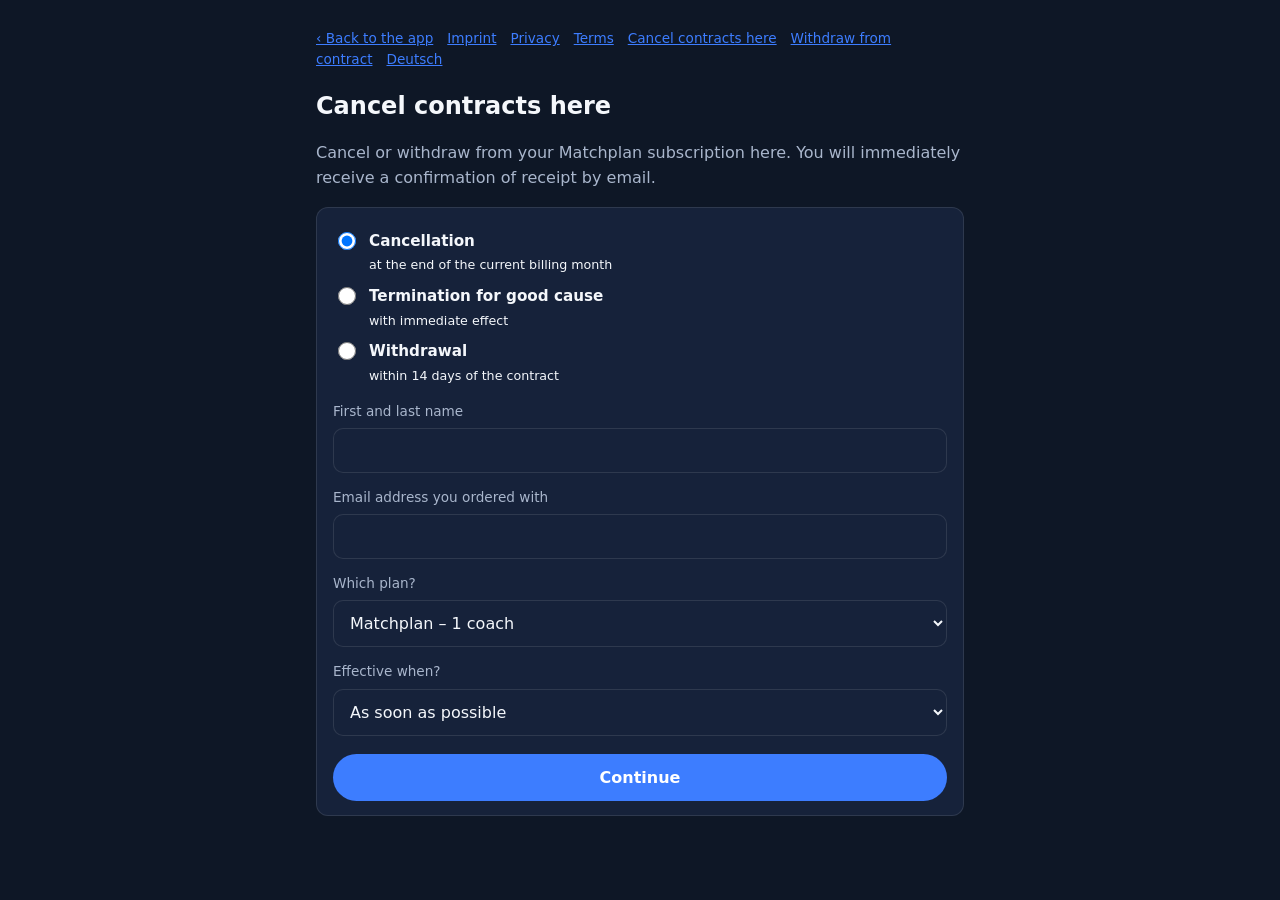
<file: en/cancel.html>
<!doctype html>
<html lang="en">
<head>
<meta charset="utf-8">
<meta name="viewport" content="width=device-width, initial-scale=1">
<meta name="robots" content="noindex">
<title>Cancel or withdraw — Matchplan</title>
<style>
  :root{--bg:#0e1726;--surface:#16223a;--ink:#f4f7fb;--ink-2:#a9b6cc;--line:rgba(255,255,255,.10);--accent:#3d7dff}
  *{box-sizing:border-box}
  html,body{margin:0;background:var(--bg);color:var(--ink);font-family:system-ui,-apple-system,"Segoe UI",sans-serif;line-height:1.55}
  main{max-width:680px;margin:0 auto;padding:28px 16px 48px}
  h1{font-size:1.5rem;margin:0 0 6px}
  h2{font-size:1.05rem;margin:26px 0 8px}
  p,li{color:var(--ink-2)}
  strong{color:var(--ink)}
  a{color:var(--accent)}
  .note{background:var(--surface);border:1px solid var(--line);border-radius:12px;padding:12px 14px;font-size:.88rem}
  .box{background:var(--surface);border:1px solid var(--line);border-radius:12px;padding:14px 16px}
  nav{font-size:.85rem;margin-bottom:18px}
  nav a{margin-right:14px}
  label{display:block;font-size:.85rem;color:var(--ink-2);margin:14px 0 6px}
  input,select,textarea{width:100%;padding:12px;border-radius:10px;border:1px solid var(--line);background:var(--surface);color:var(--ink);font-size:1rem;font-family:inherit}
  .opts label{display:flex;gap:10px;align-items:flex-start;margin:8px 0;color:var(--ink);font-size:.95rem;cursor:pointer}
  .opts input{width:18px;height:18px;flex:0 0 auto;margin-top:2px}
  .btn{display:block;width:100%;margin-top:18px;padding:14px;border:none;border-radius:999px;background:var(--accent);color:#fff;font-size:1rem;font-weight:600;cursor:pointer;font-family:inherit}
  .btn.ghost{background:transparent;border:1px solid var(--line);color:var(--ink-2)}
  .btn:disabled{opacity:.5}
  .err{color:#ff8a8a;font-size:.88rem;margin-top:10px}
  .hp{position:absolute;left:-9999px}
  dl{margin:0}dt{color:var(--ink-2);font-size:.8rem;margin-top:10px}dd{margin:2px 0 0;color:var(--ink)}
  @media print{nav,.btn,.note{display:none}body,main{background:#fff;color:#000}dd,strong{color:#000}}
</style>
</head>
<body>
<main>
<nav><a href="/">‹ Back to the app</a><a href="/en/imprint.html">Imprint</a><a href="/en/privacy.html">Privacy</a><a href="/en/terms.html">Terms</a><a href="/en/cancel.html">Cancel contracts here</a><a href="/en/cancel.html?art=widerruf">Withdraw from contract</a><a href="/impressum.html">Deutsch</a></nav>
<h1 id="titel">Cancel contracts here</h1>
<p id="intro">Cancel or withdraw from your Matchplan subscription here. You will immediately receive a confirmation of receipt by email.</p>

<form id="f" class="box" novalidate>
  <div class="opts" role="radiogroup" aria-label="Type of notice">
    <label><input type="radio" name="art" value="kuendigung" checked> <span><strong>Cancellation</strong><br><small>at the end of the current billing month</small></span></label>
    <label><input type="radio" name="art" value="ausserordentlich"> <span><strong>Termination for good cause</strong><br><small>with immediate effect</small></span></label>
    <label><input type="radio" name="art" value="widerruf"> <span><strong>Withdrawal</strong><br><small>within 14 days of the contract</small></span></label>
  </div>
  <label for="name">First and last name</label>
  <input id="name" autocomplete="name" maxlength="120" required>
  <label for="email">Email address you ordered with</label>
  <input id="email" type="email" autocomplete="email" maxlength="200" required>
  <label for="vertrag">Which plan?</label>
  <select id="vertrag">
    <option>Matchplan – 1 coach</option>
    <option>Matchplan – all three coaches</option>
    <option>Not sure</option>
  </select>
  <div id="zp">
    <label for="zeitpunkt">Effective when?</label>
    <select id="zeitpunkt">
      <option value="naechstmoeglich">As soon as possible</option>
      <option value="datum">On a specific date</option>
    </select>
    <input id="datum" type="date" style="margin-top:8px;display:none">
  </div>
  <div id="gr" style="display:none">
    <label for="grund">Reason</label>
    <textarea id="grund" rows="3" maxlength="1000"></textarea>
  </div>
  <input class="hp" id="website" tabindex="-1" autocomplete="off" aria-hidden="true">
  <p class="err" id="err" style="display:none"></p>
  <button class="btn" id="weiter" type="submit">Continue</button>
</form>

<div id="pruef" class="box" style="display:none">
  <p><strong>Please check:</strong></p>
  <dl id="zus"></dl>
  <p class="err" id="err2" style="display:none"></p>
  <button class="btn" id="senden" type="button">Cancel now</button>
  <button class="btn ghost" id="zurueck" type="button">Back</button>
</div>

<div id="fertig" class="box" style="display:none">
  <p><strong>Received.</strong> <span id="mailhinweis"></span></p>
  <dl id="beleg"></dl>
  <button class="btn ghost" type="button" onclick="window.print()">Save or print confirmation</button>
</div>

<script>
(function(){
  var URL_ = 'https://aiva179.app.n8n.cloud/webhook/matchplan-vertrag';
  var $ = function(id){ return document.getElementById(id); };
  var TXT = {
    kuendigung: { t: 'Cancel contracts here', btn: 'Cancel now', name: 'Cancellation' },
    ausserordentlich: { t: 'Cancel contracts here', btn: 'Cancel now', name: 'Termination for good cause' },
    widerruf: { t: 'Withdraw from contract', btn: 'Confirm withdrawal', name: 'Withdrawal' }
  };
  var radios = document.querySelectorAll('input[name=art]');
  var start = new URLSearchParams(location.search).get('art');
  if (TXT[start]) radios.forEach(function(r){ r.checked = r.value === start; });
  function art(){ var v='kuendigung'; radios.forEach(function(r){ if(r.checked) v=r.value; }); return v; }
  function sync(){
    var a = art();
    $('titel').textContent = TXT[a].t;
    $('zp').style.display = a === 'kuendigung' ? '' : 'none';
    $('gr').style.display = a === 'ausserordentlich' ? '' : 'none';
    $('datum').style.display = (a === 'kuendigung' && $('zeitpunkt').value === 'datum') ? '' : 'none';
    $('senden').textContent = TXT[a].btn;
  }
  radios.forEach(function(r){ r.addEventListener('change', sync); });
  $('zeitpunkt').addEventListener('change', sync);
  sync();

  function daten(){
    var a = art(), zp = '';
    if (a === 'kuendigung') zp = $('zeitpunkt').value === 'datum' && $('datum').value
      ? new Date($('datum').value + 'T12:00:00').toLocaleDateString('en-US', { year: 'numeric', month: 'long', day: 'numeric' }) : 'naechstmoeglich';
    return { art: a, name: $('name').value.trim(), email: $('email').value.trim(), vertrag: $('vertrag').value,
      zeitpunkt: zp, grund: a === 'ausserordentlich' ? $('grund').value.trim() : '', website: $('website').value, lang: 'en' };
  }
  function esc(s){ return String(s).replace(/[&<>"]/g, function(c){ return {'&':'&amp;','<':'&lt;','>':'&gt;','"':'&quot;'}[c]; }); }
  function liste(paare){ return paare.filter(function(p){ return p[1]; }).map(function(p){ return '<dt>'+esc(p[0])+'</dt><dd>'+esc(p[1])+'</dd>'; }).join(''); }

  $('f').addEventListener('submit', function(e){
    e.preventDefault();
    var d = daten(), err = '';
    if (d.name.length < 2) err = 'Please enter your name.';
    else if (!/^[^@\s]+@[^@\s]+\.[^@\s]+$/.test(d.email)) err = 'Please enter a valid email address.';
    else if (d.art === 'ausserordentlich' && d.grund.length < 3) err = 'Please state the reason.';
    else if (d.art === 'kuendigung' && $('zeitpunkt').value === 'datum' && !$('datum').value) err = 'Please choose a date.';
    $('err').textContent = err; $('err').style.display = err ? '' : 'none';
    if (err) return;
    $('zus').innerHTML = liste([['Type', TXT[d.art].name], ['Name', d.name], ['Email', d.email], ['Plan', d.vertrag],
      ['Effective', d.art === 'kuendigung' ? (d.zeitpunkt === 'naechstmoeglich' ? 'as soon as possible' : d.zeitpunkt) : 'immediately'], ['Reason', d.grund]]);
    $('f').style.display = 'none'; $('pruef').style.display = ''; window.scrollTo(0, 0);
  });
  $('zurueck').addEventListener('click', function(){ $('pruef').style.display = 'none'; $('f').style.display = ''; });
  $('senden').addEventListener('click', function(){
    var b = $('senden'); b.disabled = true; b.textContent = 'Sending …'; $('err2').style.display = 'none';
    fetch(URL_, { method: 'POST', headers: { 'Content-Type': 'application/json' }, body: JSON.stringify(daten()) })
      .then(function(r){ return r.json(); })
      .then(function(r){
        if (!r || !r.ok) throw new Error('fehler');
        var d = daten();
        $('beleg').innerHTML = liste([['Type', r.art], ['Name', d.name], ['Email', d.email], ['Plan', d.vertrag], ['Ends', r.ende], ['Reason', d.grund], ['Received', r.eingang], ['Reference', r.ref]]);
        $('mailhinweis').textContent = r.mail ? 'Your confirmation is on its way by email.' : 'The confirmation email could not be sent right now. Your notice has still been received – please save this page.';
        $('pruef').style.display = 'none'; $('fertig').style.display = ''; $('intro').style.display = 'none'; window.scrollTo(0, 0);
      })
      .catch(function(){
        b.disabled = false; sync();
        $('err2').textContent = 'That did not work. Please try again or email bianca@enderlin.info.';
        $('err2').style.display = '';
      });
  });
})();
</script>
</main>
</body>
</html>
</file>
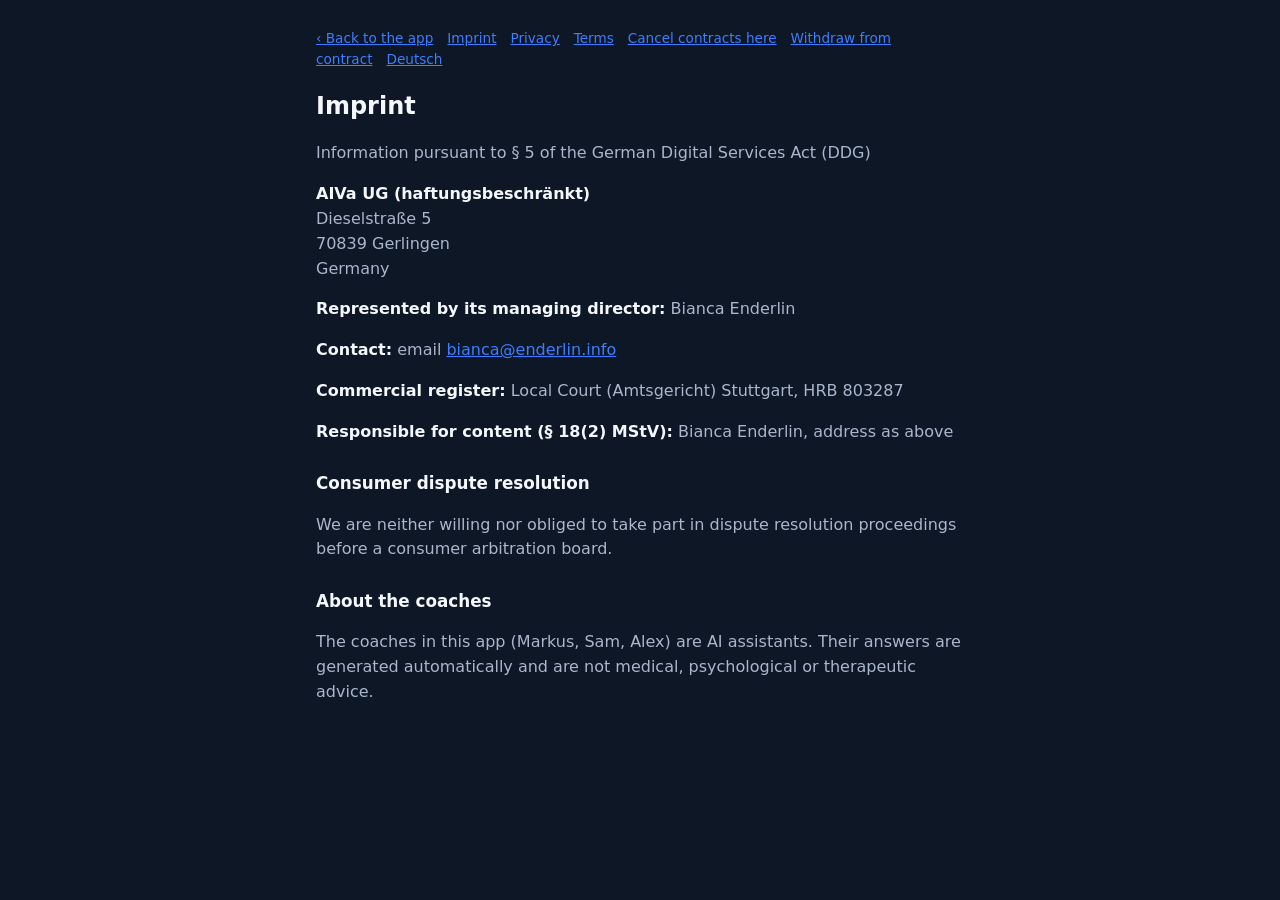
<file: en/imprint.html>
<!doctype html>
<html lang="en">
<head>
<meta charset="utf-8">
<meta name="viewport" content="width=device-width, initial-scale=1">
<meta name="robots" content="noindex">
<title>Imprint — Matchplan</title>
<style>
  :root{--bg:#0e1726;--surface:#16223a;--ink:#f4f7fb;--ink-2:#a9b6cc;--line:rgba(255,255,255,.10);--accent:#3d7dff}
  *{box-sizing:border-box}
  html,body{margin:0;background:var(--bg);color:var(--ink);font-family:system-ui,-apple-system,"Segoe UI",sans-serif;line-height:1.55}
  main{max-width:680px;margin:0 auto;padding:28px 16px 48px}
  h1{font-size:1.5rem;margin:0 0 6px}
  h2{font-size:1.05rem;margin:26px 0 8px}
  p,li{color:var(--ink-2)}
  strong{color:var(--ink)}
  a{color:var(--accent)}
  .note{background:var(--surface);border:1px solid var(--line);border-radius:12px;padding:12px 14px;font-size:.88rem}
  .box{background:var(--surface);border:1px solid var(--line);border-radius:12px;padding:14px 16px}
  nav{font-size:.85rem;margin-bottom:18px}
  nav a{margin-right:14px}
</style>
</head>
<body>
<main>
<nav><a href="/">‹ Back to the app</a><a href="/en/imprint.html">Imprint</a><a href="/en/privacy.html">Privacy</a><a href="/en/terms.html">Terms</a><a href="/en/cancel.html">Cancel contracts here</a><a href="/en/cancel.html?art=widerruf">Withdraw from contract</a><a href="/impressum.html">Deutsch</a></nav>
<h1>Imprint</h1>
<p>Information pursuant to § 5 of the German Digital Services Act (DDG)</p>
<p><strong>AIVa UG (haftungsbeschränkt)</strong><br>Dieselstraße 5<br>70839 Gerlingen<br>Germany</p>
<p><strong>Represented by its managing director:</strong> Bianca Enderlin</p>
<p><strong>Contact:</strong> email <a href="mailto:bianca@enderlin.info">bianca@enderlin.info</a></p>
<p><strong>Commercial register:</strong> Local Court (Amtsgericht) Stuttgart, HRB 803287</p>
<p><strong>Responsible for content (§ 18(2) MStV):</strong> Bianca Enderlin, address as above</p>
<h2>Consumer dispute resolution</h2>
<p>We are neither willing nor obliged to take part in dispute resolution proceedings before a consumer arbitration board.</p>
<h2>About the coaches</h2>
<p>The coaches in this app (Markus, Sam, Alex) are AI assistants. Their answers are generated automatically and are not medical, psychological or therapeutic advice.</p>
</main>
</body>
</html>
</file>
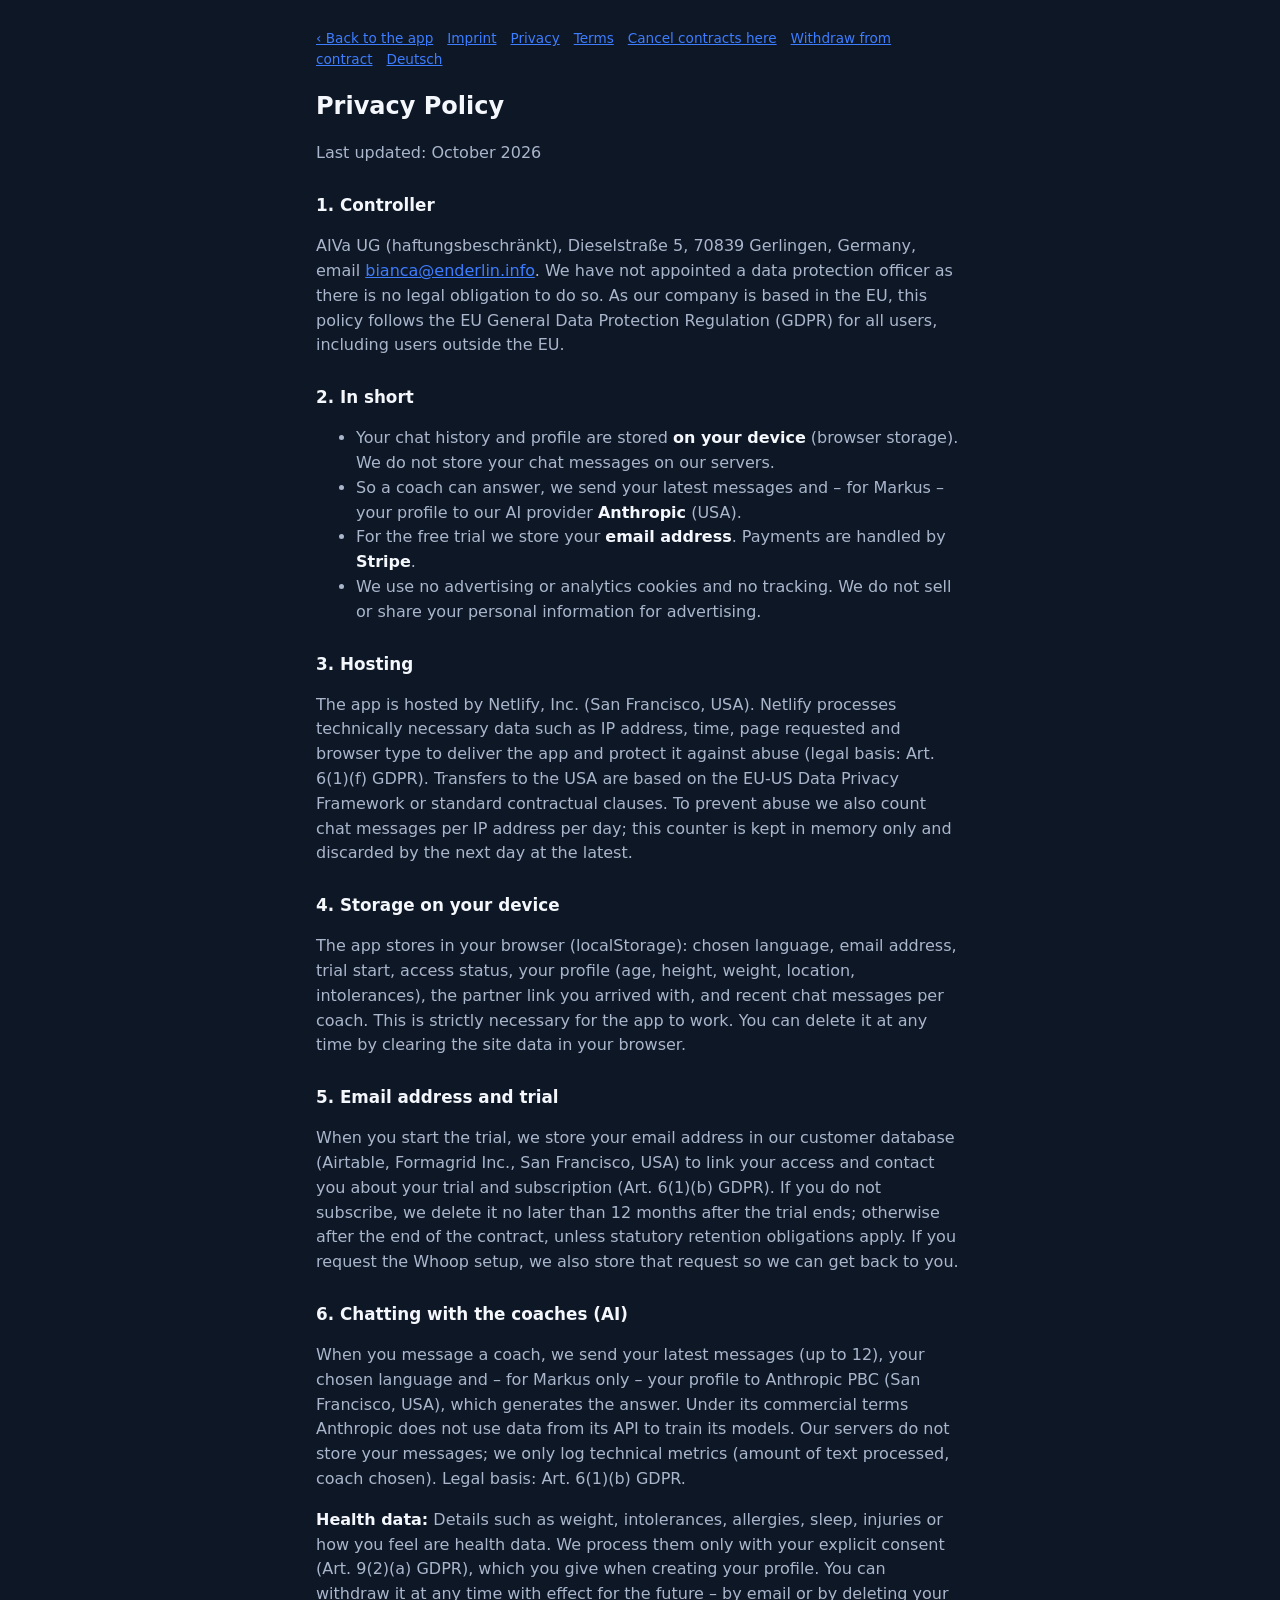
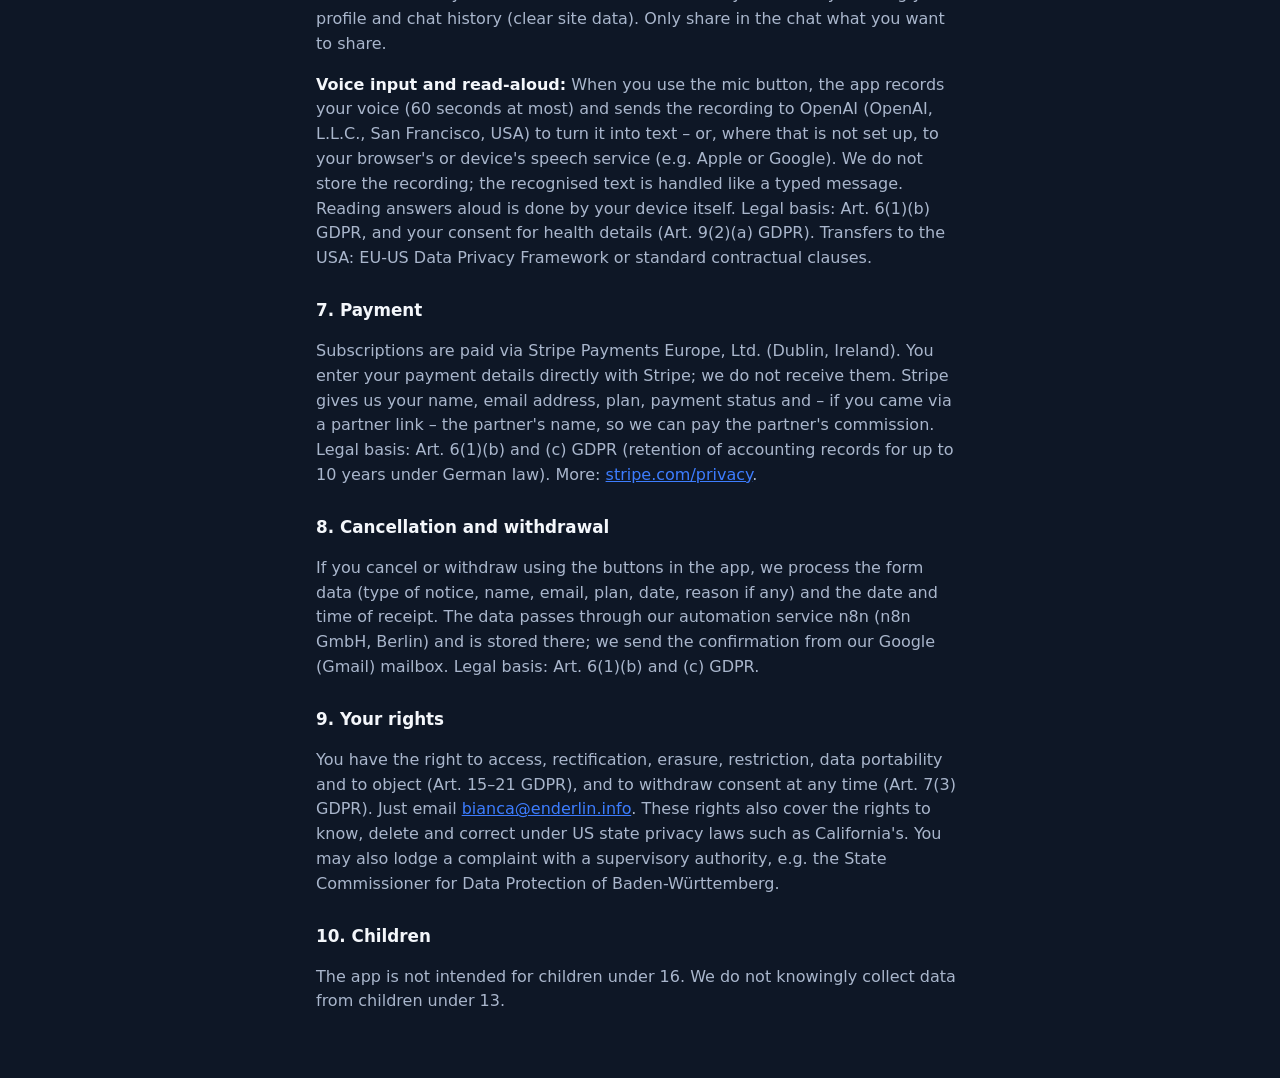
<file: en/privacy.html>
<!doctype html>
<html lang="en">
<head>
<meta charset="utf-8">
<meta name="viewport" content="width=device-width, initial-scale=1">
<meta name="robots" content="noindex">
<title>Privacy — Matchplan</title>
<style>
  :root{--bg:#0e1726;--surface:#16223a;--ink:#f4f7fb;--ink-2:#a9b6cc;--line:rgba(255,255,255,.10);--accent:#3d7dff}
  *{box-sizing:border-box}
  html,body{margin:0;background:var(--bg);color:var(--ink);font-family:system-ui,-apple-system,"Segoe UI",sans-serif;line-height:1.55}
  main{max-width:680px;margin:0 auto;padding:28px 16px 48px}
  h1{font-size:1.5rem;margin:0 0 6px}
  h2{font-size:1.05rem;margin:26px 0 8px}
  p,li{color:var(--ink-2)}
  strong{color:var(--ink)}
  a{color:var(--accent)}
  .note{background:var(--surface);border:1px solid var(--line);border-radius:12px;padding:12px 14px;font-size:.88rem}
  .box{background:var(--surface);border:1px solid var(--line);border-radius:12px;padding:14px 16px}
  nav{font-size:.85rem;margin-bottom:18px}
  nav a{margin-right:14px}
</style>
</head>
<body>
<main>
<nav><a href="/">‹ Back to the app</a><a href="/en/imprint.html">Imprint</a><a href="/en/privacy.html">Privacy</a><a href="/en/terms.html">Terms</a><a href="/en/cancel.html">Cancel contracts here</a><a href="/en/cancel.html?art=widerruf">Withdraw from contract</a><a href="/impressum.html">Deutsch</a></nav>
<h1>Privacy Policy</h1>
<p>Last updated: October 2026</p>
<h2>1. Controller</h2>
<p>AIVa UG (haftungsbeschränkt), Dieselstraße 5, 70839 Gerlingen, Germany, email <a href="mailto:bianca@enderlin.info">bianca@enderlin.info</a>. We have not appointed a data protection officer as there is no legal obligation to do so. As our company is based in the EU, this policy follows the EU General Data Protection Regulation (GDPR) for all users, including users outside the EU.</p>
<h2>2. In short</h2>
<ul>
<li>Your chat history and profile are stored <strong>on your device</strong> (browser storage). We do not store your chat messages on our servers.</li>
<li>So a coach can answer, we send your latest messages and – for Markus – your profile to our AI provider <strong>Anthropic</strong> (USA).</li>
<li>For the free trial we store your <strong>email address</strong>. Payments are handled by <strong>Stripe</strong>.</li>
<li>We use no advertising or analytics cookies and no tracking. We do not sell or share your personal information for advertising.</li>
</ul>
<h2>3. Hosting</h2>
<p>The app is hosted by Netlify, Inc. (San Francisco, USA). Netlify processes technically necessary data such as IP address, time, page requested and browser type to deliver the app and protect it against abuse (legal basis: Art. 6(1)(f) GDPR). Transfers to the USA are based on the EU-US Data Privacy Framework or standard contractual clauses. To prevent abuse we also count chat messages per IP address per day; this counter is kept in memory only and discarded by the next day at the latest.</p>
<h2>4. Storage on your device</h2>
<p>The app stores in your browser (localStorage): chosen language, email address, trial start, access status, your profile (age, height, weight, location, intolerances), the partner link you arrived with, and recent chat messages per coach. This is strictly necessary for the app to work. You can delete it at any time by clearing the site data in your browser.</p>
<h2>5. Email address and trial</h2>
<p>When you start the trial, we store your email address in our customer database (Airtable, Formagrid Inc., San Francisco, USA) to link your access and contact you about your trial and subscription (Art. 6(1)(b) GDPR). If you do not subscribe, we delete it no later than 12 months after the trial ends; otherwise after the end of the contract, unless statutory retention obligations apply. If you request the Whoop setup, we also store that request so we can get back to you.</p>
<h2>6. Chatting with the coaches (AI)</h2>
<p>When you message a coach, we send your latest messages (up to 12), your chosen language and – for Markus only – your profile to Anthropic PBC (San Francisco, USA), which generates the answer. Under its commercial terms Anthropic does not use data from its API to train its models. Our servers do not store your messages; we only log technical metrics (amount of text processed, coach chosen). Legal basis: Art. 6(1)(b) GDPR.</p>
<p><strong>Health data:</strong> Details such as weight, intolerances, allergies, sleep, injuries or how you feel are health data. We process them only with your explicit consent (Art. 9(2)(a) GDPR), which you give when creating your profile. You can withdraw it at any time with effect for the future – by email or by deleting your profile and chat history (clear site data). Only share in the chat what you want to share.</p>
<p><strong>Voice input and read-aloud:</strong> When you use the mic button, the app records your voice (60 seconds at most) and sends the recording to OpenAI (OpenAI, L.L.C., San Francisco, USA) to turn it into text – or, where that is not set up, to your browser's or device's speech service (e.g. Apple or Google). We do not store the recording; the recognised text is handled like a typed message. Reading answers aloud is done by your device itself. Legal basis: Art. 6(1)(b) GDPR, and your consent for health details (Art. 9(2)(a) GDPR). Transfers to the USA: EU-US Data Privacy Framework or standard contractual clauses.</p>

<h2>7. Payment</h2>
<p>Subscriptions are paid via Stripe Payments Europe, Ltd. (Dublin, Ireland). You enter your payment details directly with Stripe; we do not receive them. Stripe gives us your name, email address, plan, payment status and – if you came via a partner link – the partner's name, so we can pay the partner's commission. Legal basis: Art. 6(1)(b) and (c) GDPR (retention of accounting records for up to 10 years under German law). More: <a href="https://stripe.com/privacy" rel="noopener">stripe.com/privacy</a>.</p>
<h2>8. Cancellation and withdrawal</h2>
<p>If you cancel or withdraw using the buttons in the app, we process the form data (type of notice, name, email, plan, date, reason if any) and the date and time of receipt. The data passes through our automation service n8n (n8n GmbH, Berlin) and is stored there; we send the confirmation from our Google (Gmail) mailbox. Legal basis: Art. 6(1)(b) and (c) GDPR.</p>
<h2>9. Your rights</h2>
<p>You have the right to access, rectification, erasure, restriction, data portability and to object (Art. 15–21 GDPR), and to withdraw consent at any time (Art. 7(3) GDPR). Just email <a href="mailto:bianca@enderlin.info">bianca@enderlin.info</a>. These rights also cover the rights to know, delete and correct under US state privacy laws such as California's. You may also lodge a complaint with a supervisory authority, e.g. the State Commissioner for Data Protection of Baden-Württemberg.</p>
<h2>10. Children</h2>
<p>The app is not intended for children under 16. We do not knowingly collect data from children under 13.</p>
</main>
</body>
</html>
</file>
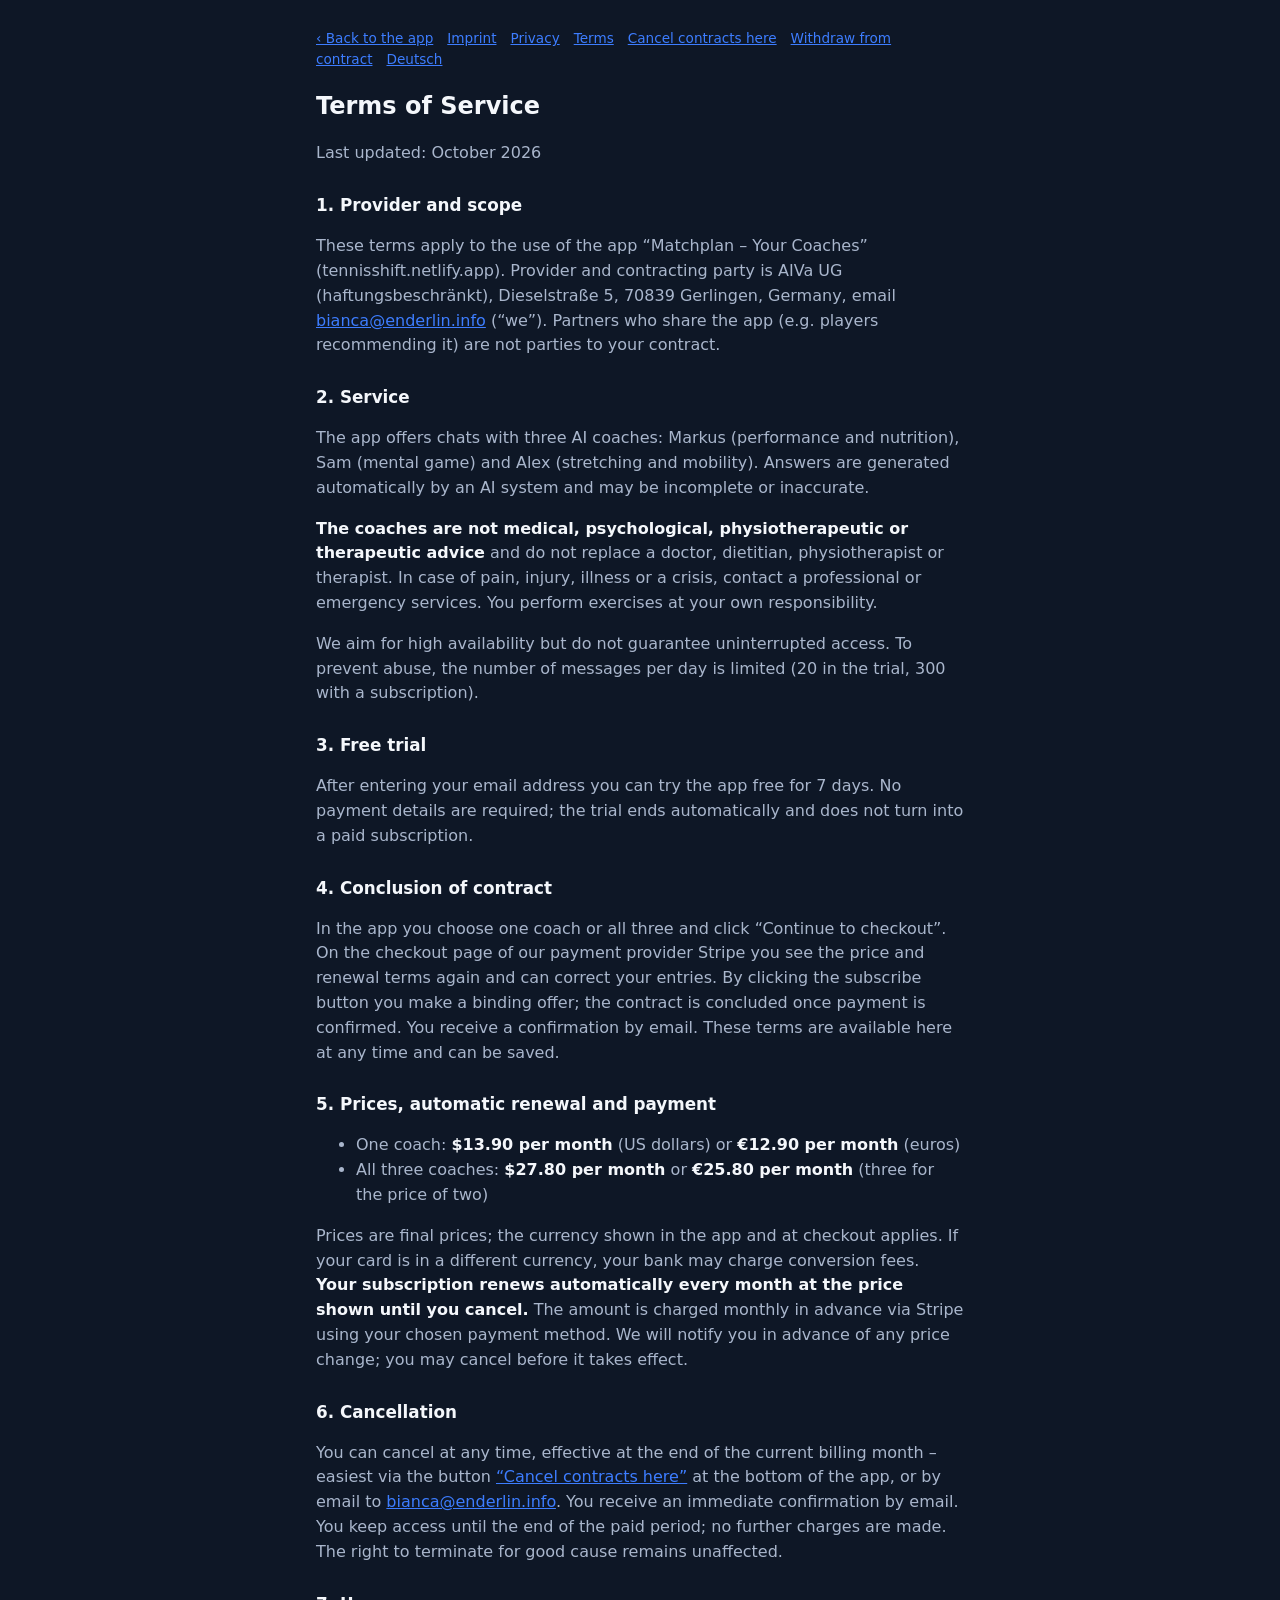
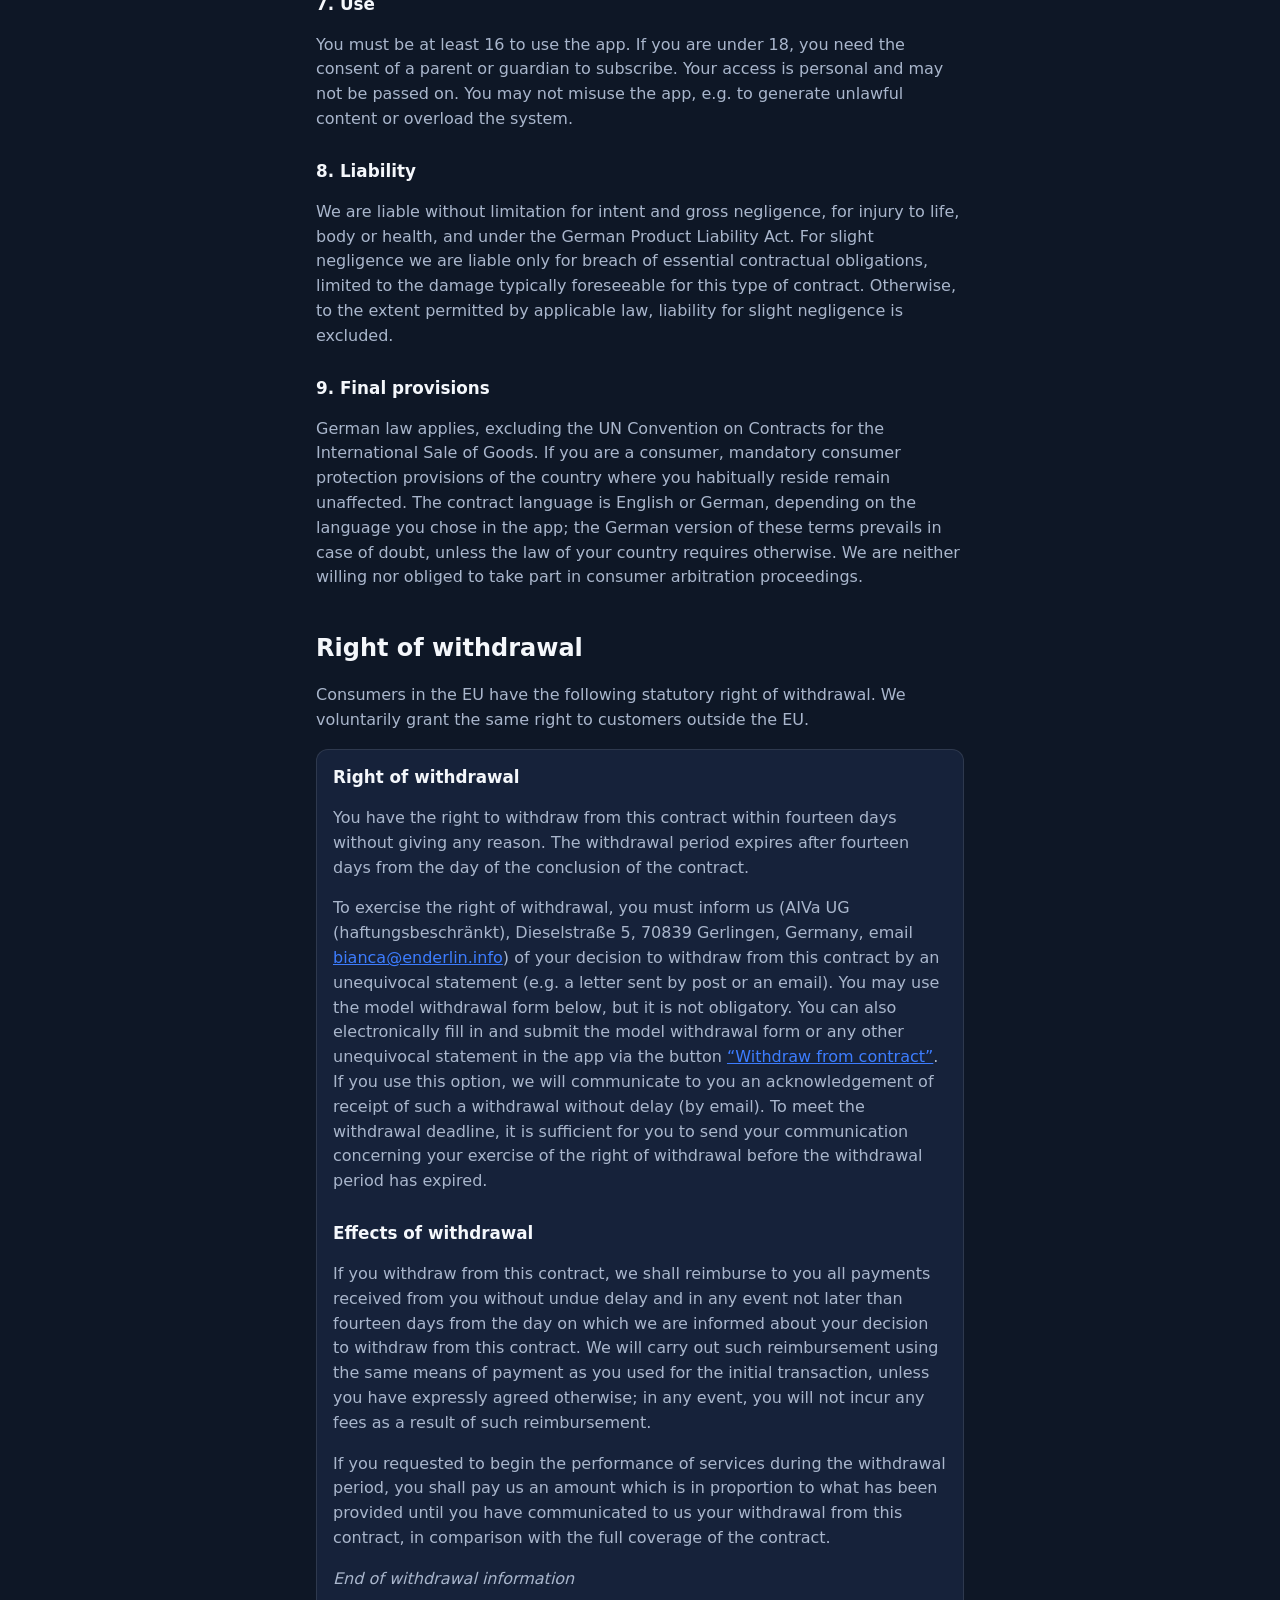
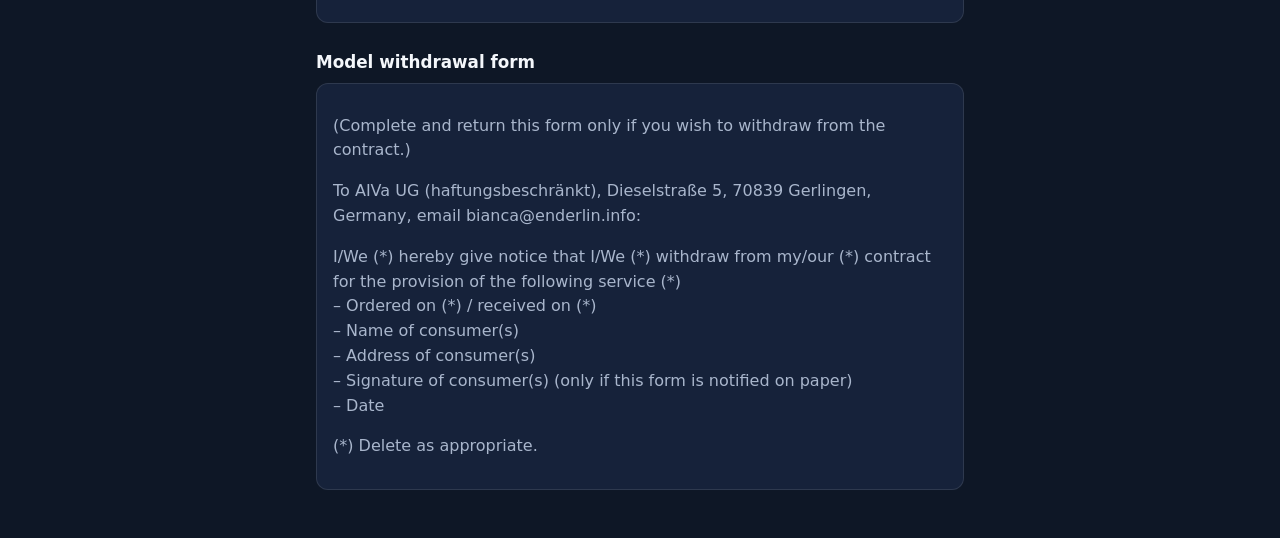
<file: en/terms.html>
<!doctype html>
<html lang="en">
<head>
<meta charset="utf-8">
<meta name="viewport" content="width=device-width, initial-scale=1">
<meta name="robots" content="noindex">
<title>Terms — Matchplan</title>
<style>
  :root{--bg:#0e1726;--surface:#16223a;--ink:#f4f7fb;--ink-2:#a9b6cc;--line:rgba(255,255,255,.10);--accent:#3d7dff}
  *{box-sizing:border-box}
  html,body{margin:0;background:var(--bg);color:var(--ink);font-family:system-ui,-apple-system,"Segoe UI",sans-serif;line-height:1.55}
  main{max-width:680px;margin:0 auto;padding:28px 16px 48px}
  h1{font-size:1.5rem;margin:0 0 6px}
  h2{font-size:1.05rem;margin:26px 0 8px}
  p,li{color:var(--ink-2)}
  strong{color:var(--ink)}
  a{color:var(--accent)}
  .note{background:var(--surface);border:1px solid var(--line);border-radius:12px;padding:12px 14px;font-size:.88rem}
  .box{background:var(--surface);border:1px solid var(--line);border-radius:12px;padding:14px 16px}
  nav{font-size:.85rem;margin-bottom:18px}
  nav a{margin-right:14px}
</style>
</head>
<body>
<main>
<nav><a href="/">‹ Back to the app</a><a href="/en/imprint.html">Imprint</a><a href="/en/privacy.html">Privacy</a><a href="/en/terms.html">Terms</a><a href="/en/cancel.html">Cancel contracts here</a><a href="/en/cancel.html?art=widerruf">Withdraw from contract</a><a href="/impressum.html">Deutsch</a></nav>
<h1>Terms of Service</h1>
<p>Last updated: October 2026</p>
<h2>1. Provider and scope</h2>
<p>These terms apply to the use of the app “Matchplan – Your Coaches” (tennisshift.netlify.app). Provider and contracting party is AIVa UG (haftungsbeschränkt), Dieselstraße 5, 70839 Gerlingen, Germany, email <a href="mailto:bianca@enderlin.info">bianca@enderlin.info</a> (“we”). Partners who share the app (e.g. players recommending it) are not parties to your contract.</p>
<h2>2. Service</h2>
<p>The app offers chats with three AI coaches: Markus (performance and nutrition), Sam (mental game) and Alex (stretching and mobility). Answers are generated automatically by an AI system and may be incomplete or inaccurate.</p>
<p><strong>The coaches are not medical, psychological, physiotherapeutic or therapeutic advice</strong> and do not replace a doctor, dietitian, physiotherapist or therapist. In case of pain, injury, illness or a crisis, contact a professional or emergency services. You perform exercises at your own responsibility.</p>
<p>We aim for high availability but do not guarantee uninterrupted access. To prevent abuse, the number of messages per day is limited (20 in the trial, 300 with a subscription).</p>
<h2>3. Free trial</h2>
<p>After entering your email address you can try the app free for 7 days. No payment details are required; the trial ends automatically and does not turn into a paid subscription.</p>
<h2>4. Conclusion of contract</h2>
<p>In the app you choose one coach or all three and click “Continue to checkout”. On the checkout page of our payment provider Stripe you see the price and renewal terms again and can correct your entries. By clicking the subscribe button you make a binding offer; the contract is concluded once payment is confirmed. You receive a confirmation by email. These terms are available here at any time and can be saved.</p>
<h2>5. Prices, automatic renewal and payment</h2>
<ul>
<li>One coach: <strong>$13.90 per month</strong> (US dollars) or <strong>€12.90 per month</strong> (euros)</li>
<li>All three coaches: <strong>$27.80 per month</strong> or <strong>€25.80 per month</strong> (three for the price of two)</li>
</ul>
<p>Prices are final prices; the currency shown in the app and at checkout applies. If your card is in a different currency, your bank may charge conversion fees. <strong>Your subscription renews automatically every month at the price shown until you cancel.</strong> The amount is charged monthly in advance via Stripe using your chosen payment method. We will notify you in advance of any price change; you may cancel before it takes effect.</p>
<h2>6. Cancellation</h2>
<p>You can cancel at any time, effective at the end of the current billing month – easiest via the button <a href="/en/cancel.html">“Cancel contracts here”</a> at the bottom of the app, or by email to <a href="mailto:bianca@enderlin.info">bianca@enderlin.info</a>. You receive an immediate confirmation by email. You keep access until the end of the paid period; no further charges are made. The right to terminate for good cause remains unaffected.</p>
<h2>7. Use</h2>
<p>You must be at least 16 to use the app. If you are under 18, you need the consent of a parent or guardian to subscribe. Your access is personal and may not be passed on. You may not misuse the app, e.g. to generate unlawful content or overload the system.</p>
<h2>8. Liability</h2>
<p>We are liable without limitation for intent and gross negligence, for injury to life, body or health, and under the German Product Liability Act. For slight negligence we are liable only for breach of essential contractual obligations, limited to the damage typically foreseeable for this type of contract. Otherwise, to the extent permitted by applicable law, liability for slight negligence is excluded.</p>
<h2>9. Final provisions</h2>
<p>German law applies, excluding the UN Convention on Contracts for the International Sale of Goods. If you are a consumer, mandatory consumer protection provisions of the country where you habitually reside remain unaffected. The contract language is English or German, depending on the language you chose in the app; the German version of these terms prevails in case of doubt, unless the law of your country requires otherwise. We are neither willing nor obliged to take part in consumer arbitration proceedings.</p>

<h1 id="withdrawal" style="margin-top:40px">Right of withdrawal</h1>
<p>Consumers in the EU have the following statutory right of withdrawal. We voluntarily grant the same right to customers outside the EU.</p>
<div class="box">
<h2 style="margin-top:0">Right of withdrawal</h2>
<p>You have the right to withdraw from this contract within fourteen days without giving any reason. The withdrawal period expires after fourteen days from the day of the conclusion of the contract.</p>
<p>To exercise the right of withdrawal, you must inform us (AIVa UG (haftungsbeschränkt), Dieselstraße 5, 70839 Gerlingen, Germany, email <a href="mailto:bianca@enderlin.info">bianca@enderlin.info</a>) of your decision to withdraw from this contract by an unequivocal statement (e.g. a letter sent by post or an email). You may use the model withdrawal form below, but it is not obligatory. You can also electronically fill in and submit the model withdrawal form or any other unequivocal statement in the app via the button <a href="/en/cancel.html?art=widerruf">“Withdraw from contract”</a>. If you use this option, we will communicate to you an acknowledgement of receipt of such a withdrawal without delay (by email). To meet the withdrawal deadline, it is sufficient for you to send your communication concerning your exercise of the right of withdrawal before the withdrawal period has expired.</p>
<h2>Effects of withdrawal</h2>
<p>If you withdraw from this contract, we shall reimburse to you all payments received from you without undue delay and in any event not later than fourteen days from the day on which we are informed about your decision to withdraw from this contract. We will carry out such reimbursement using the same means of payment as you used for the initial transaction, unless you have expressly agreed otherwise; in any event, you will not incur any fees as a result of such reimbursement.</p>
<p>If you requested to begin the performance of services during the withdrawal period, you shall pay us an amount which is in proportion to what has been provided until you have communicated to us your withdrawal from this contract, in comparison with the full coverage of the contract.</p>
<p><em>End of withdrawal information</em></p>
</div>
<h2>Model withdrawal form</h2>
<div class="box">
<p>(Complete and return this form only if you wish to withdraw from the contract.)</p>
<p>To AIVa UG (haftungsbeschränkt), Dieselstraße 5, 70839 Gerlingen, Germany, email bianca@enderlin.info:</p>
<p>I/We (*) hereby give notice that I/We (*) withdraw from my/our (*) contract for the provision of the following service (*)<br>
– Ordered on (*) / received on (*)<br>
– Name of consumer(s)<br>
– Address of consumer(s)<br>
– Signature of consumer(s) (only if this form is notified on paper)<br>
– Date</p>
<p>(*) Delete as appropriate.</p>
</div>
</main>
</body>
</html>
</file>
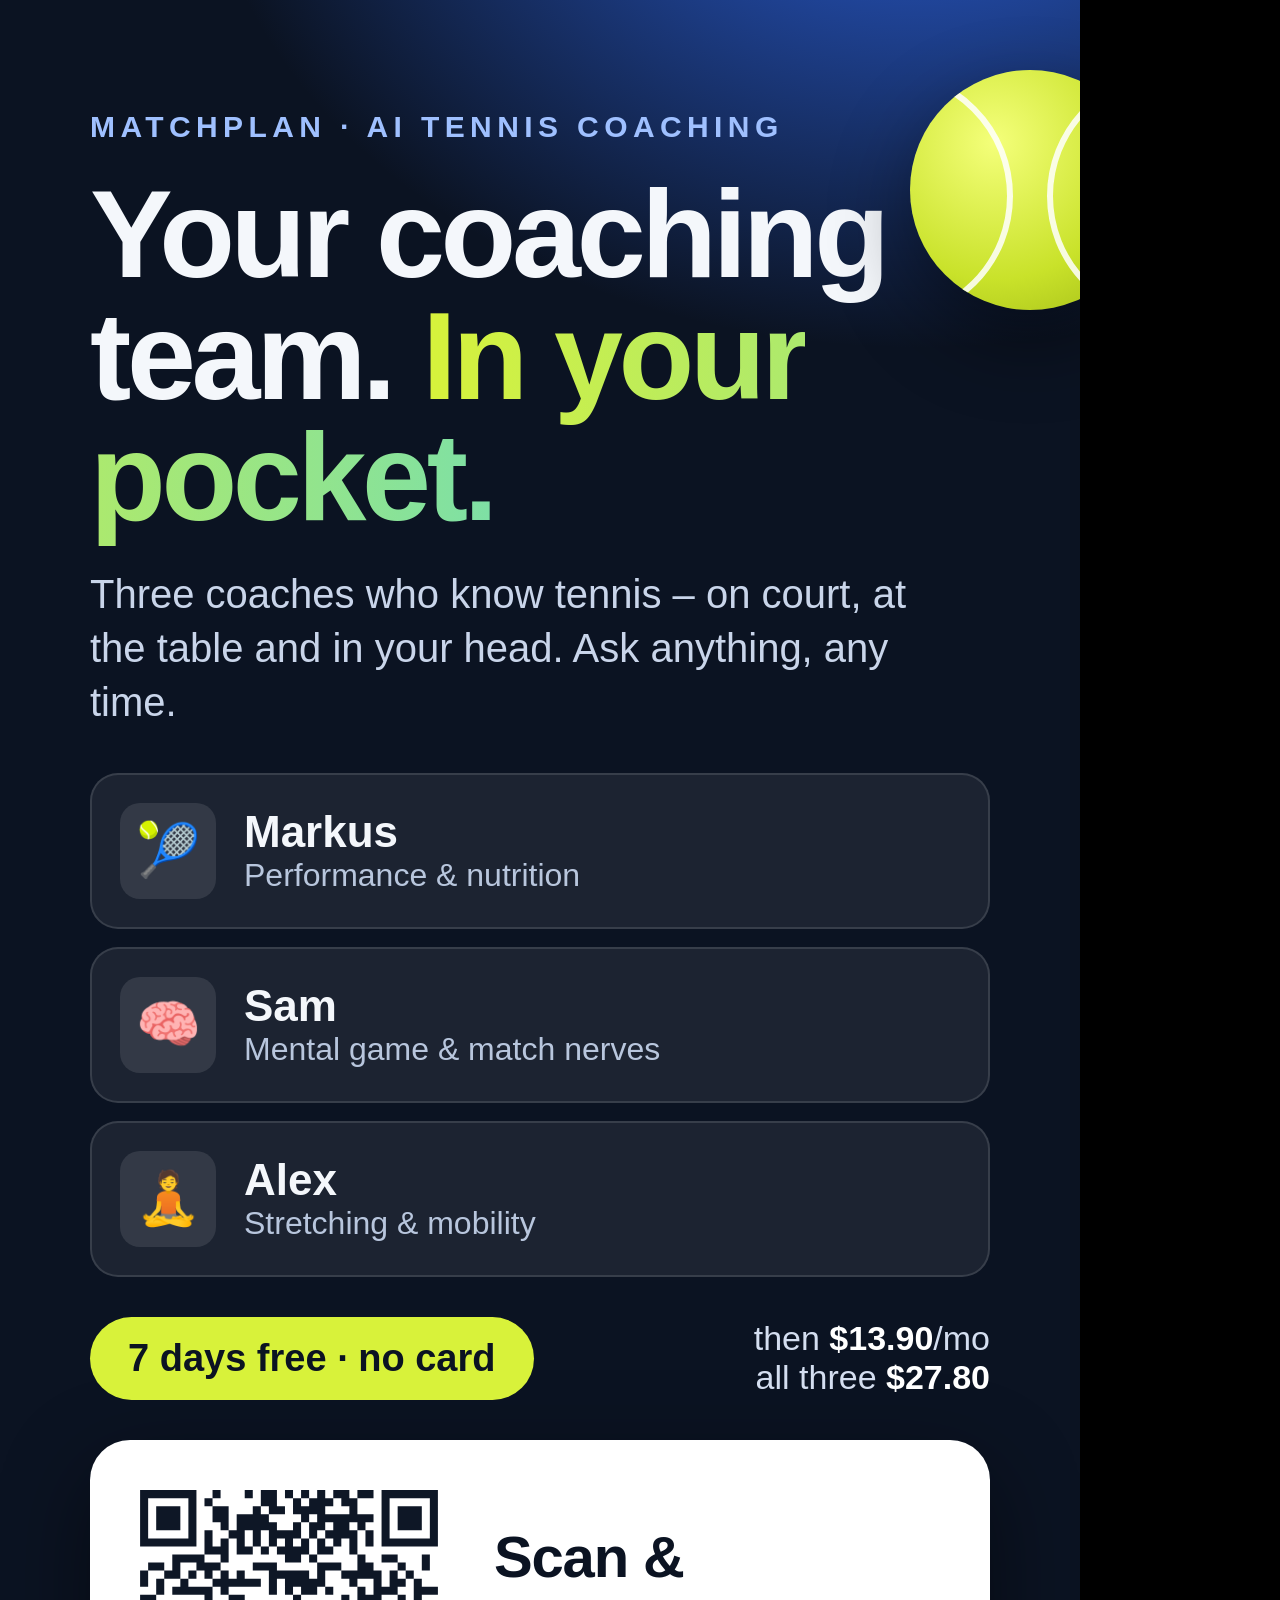
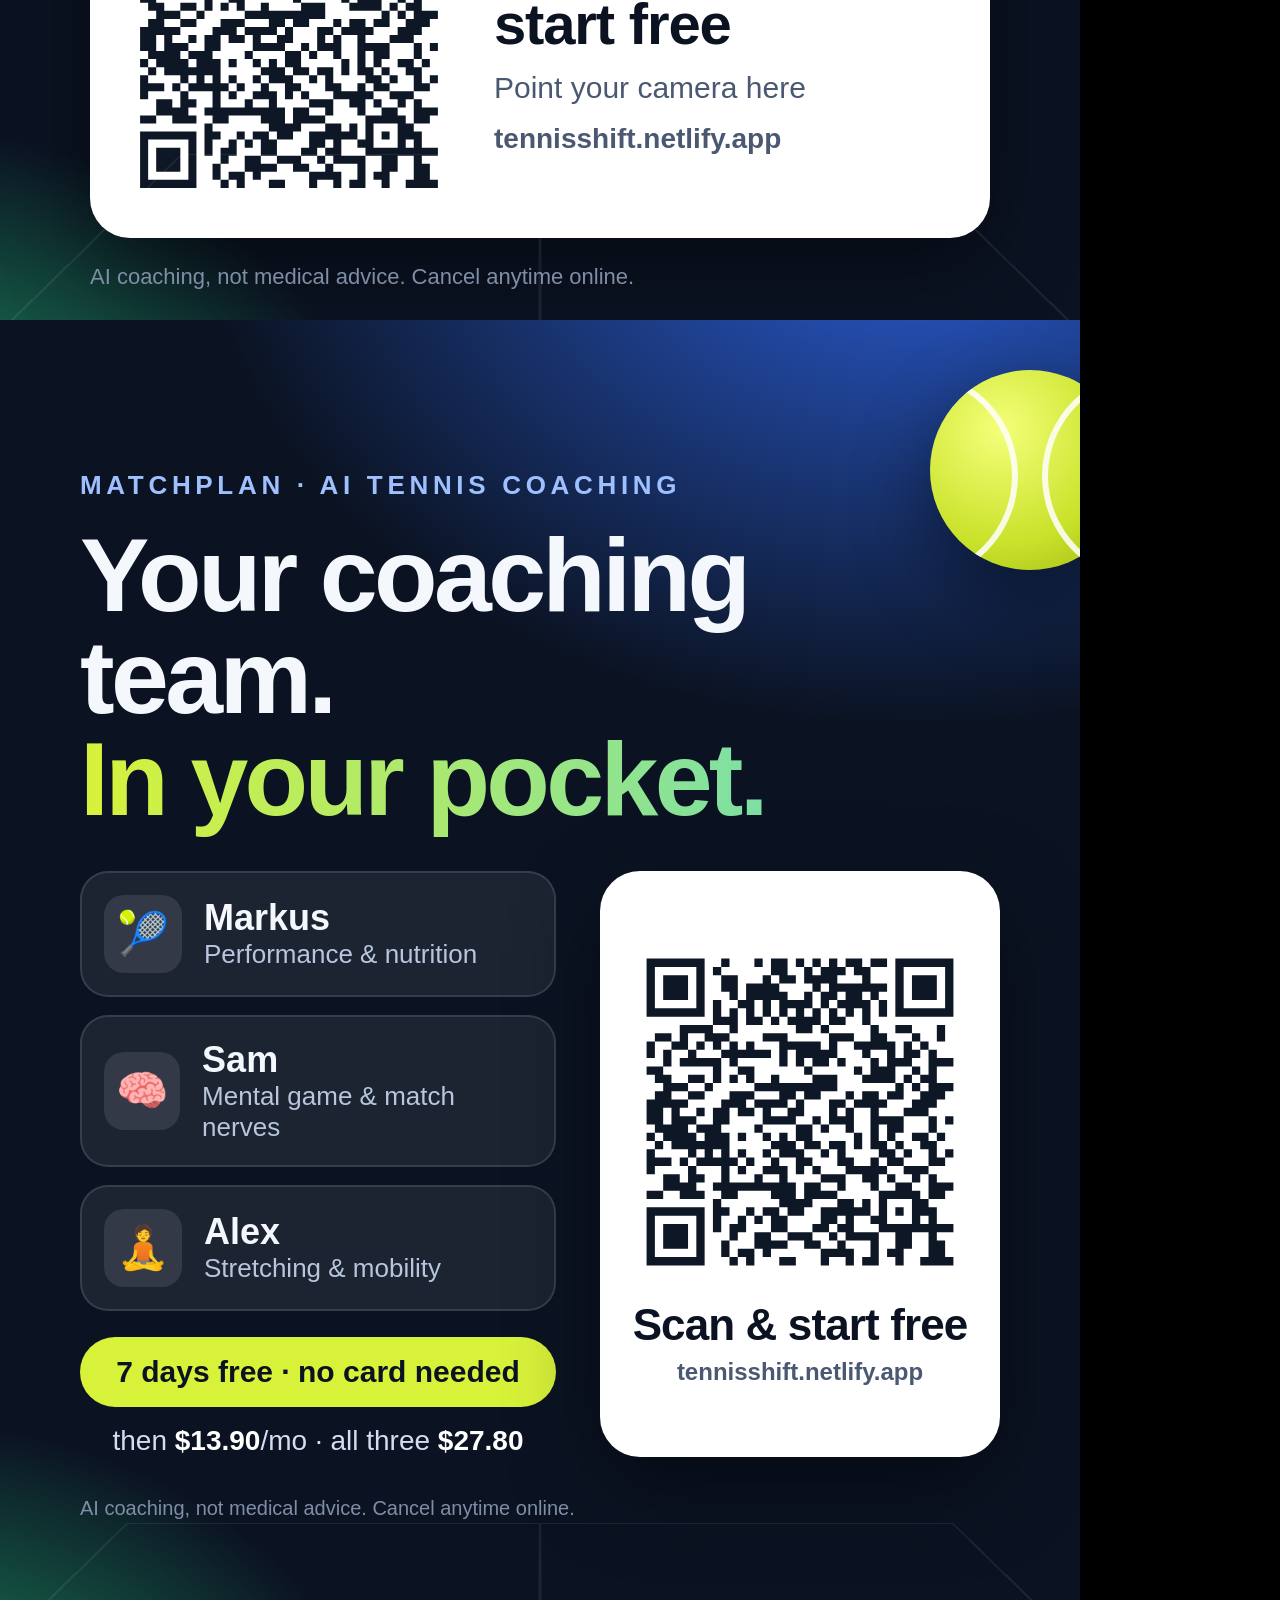
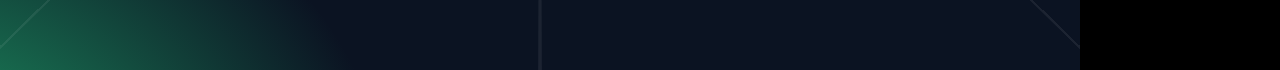
<file: marketing/flyer.html>
<!doctype html><html><head><meta charset="utf-8"><style>
*{box-sizing:border-box;margin:0;padding:0}
body{background:#000}
.card{position:relative;overflow:hidden;color:#f4f7fb;font-family:"Inter Display","Inter",sans-serif;
  background:radial-gradient(1200px 900px at 85% -10%, #2b5fd9 0%, rgba(43,95,217,0) 60%),
             radial-gradient(900px 700px at -10% 110%, #1fa36a 0%, rgba(31,163,106,0) 55%), #0b1322;}
.court{position:absolute;left:-10%;right:-10%;bottom:-6%;height:46%;opacity:.07;border:4px solid #fff;border-bottom:none;transform:perspective(900px) rotateX(55deg);transform-origin:bottom;background:linear-gradient(#fff,#fff) 50% 0/4px 100% no-repeat}
.ball{position:absolute;border-radius:50%;overflow:hidden;background:radial-gradient(circle at 35% 30%,#f4ff7a,#c9e22a 60%,#9fb815);
  box-shadow:0 30px 80px rgba(0,0,0,.45)}
.ball::before,.ball::after{content:"";position:absolute;border:6px solid rgba(255,255,255,.85);border-radius:50%}
.ball::before{width:100%;height:100%;left:-62%;top:0}
.ball::after{width:100%;height:100%;right:-62%;top:0}
.kicker{font-weight:600;letter-spacing:.18em;text-transform:uppercase;color:#9fc0ff}
h1{font-weight:800;letter-spacing:-.035em;line-height:.98}
h1 em{font-style:normal;background:linear-gradient(90deg,#d8f23a,#7ee0a5);-webkit-background-clip:text;background-clip:text;color:transparent}
.coaches{display:flex;flex-direction:column}
.coach{display:flex;align-items:center;background:rgba(255,255,255,.07);border:2px solid rgba(255,255,255,.12);border-radius:28px}
.coach .ic{display:flex;align-items:center;justify-content:center;border-radius:20px;background:rgba(255,255,255,.1)}
.coach b{display:block;font-weight:700}
.coach span{color:#b8c6dd}
.offer{display:flex;align-items:center;justify-content:space-between}
.free{background:#d8f23a;color:#0b1322;font-weight:800;border-radius:999px}
.price{color:#d4def0}
.price b{color:#fff}
.qrbox{background:#fff;border-radius:40px;display:flex;align-items:center;box-shadow:0 30px 90px rgba(0,0,0,.45)}
.qrbox svg{display:block;width:100%;height:auto}
.qrtext{color:#0b1322}
.qrtext b{display:block;font-weight:800;letter-spacing:-.02em}
.qrtext span{color:#4a5872}
.url{font-weight:600;color:#3d7dff}
.fine{color:#7f8da6}
</style></head><body><div class="card" id="story" style="width:1080px;height:1920px;padding:110px 90px">
<div class="court"></div><div class="ball" style="width:240px;height:240px;right:-70px;top:70px"></div>
<p class="kicker" style="font-size:30px">Matchplan · AI tennis coaching</p>
<h1 style="font-size:124px;margin:30px 0 28px">Your coaching<br>team. <em>In your<br>pocket.</em></h1>
<p style="font-size:40px;color:#c9d5ea;line-height:1.35;max-width:820px">Three coaches who know tennis – on court, at the table and in your head. Ask anything, any time.</p>
<div class="coaches" style="gap:18px;margin:44px 0 40px"><div class="coach" style="padding:28px;gap:28px"><div class="ic" style="width:96px;height:96px;font-size:52px">🎾</div><div><b style="font-size:44px">Markus</b><span style="font-size:32px">Performance &amp; nutrition</span></div></div><div class="coach" style="padding:28px;gap:28px"><div class="ic" style="width:96px;height:96px;font-size:52px">🧠</div><div><b style="font-size:44px">Sam</b><span style="font-size:32px">Mental game &amp; match nerves</span></div></div><div class="coach" style="padding:28px;gap:28px"><div class="ic" style="width:96px;height:96px;font-size:52px">🧘</div><div><b style="font-size:44px">Alex</b><span style="font-size:32px">Stretching &amp; mobility</span></div></div></div>
<div class="offer" style="margin-bottom:40px"><span class="free" style="font-size:38px;padding:20px 38px">7 days free · no card</span>
<span class="price" style="font-size:34px;text-align:right">then <b>$13.90</b>/mo<br>all three <b>$27.80</b></span></div>
<div class="qrbox" style="padding:34px;gap:40px"><div style="width:330px"><svg xmlns="http://www.w3.org/2000/svg" viewBox="0 0 410 410" width="410" height="410" class="segno"><g transform="scale(10)"><path fill="#fff" d="M0 0h41v41h-41z"/><path class="qrline" stroke="#0e1726" d="M2 2.5h7m2 0h1m3 0h1m1 0h2m1 0h1m1 0h1m1 0h1m1 0h2m1 0h2m1 0h7m-37 1h1m5 0h1m1 0h1m6 0h2m2 0h1m1 0h3m1 0h2m3 0h1m5 0h1m-37 1h1m1 0h3m1 0h1m2 0h2m3 0h1m1 0h2m1 0h4m3 0h1m3 0h1m1 0h3m1 0h1m-37 1h1m1 0h3m1 0h1m2 0h2m1 0h4m4 0h1m1 0h7m1 0h1m1 0h3m1 0h1m-37 1h1m1 0h3m1 0h1m3 0h1m1 0h5m2 0h1m1 0h2m1 0h2m1 0h1m2 0h1m1 0h3m1 0h1m-37 1h1m5 0h1m1 0h1m2 0h2m1 0h1m1 0h4m1 0h1m1 0h4m1 0h1m1 0h1m5 0h1m-37 1h7m1 0h1m1 0h1m1 0h1m1 0h1m1 0h1m1 0h1m1 0h1m1 0h1m1 0h1m1 0h1m1 0h1m1 0h7m-29 1h3m1 0h2m1 0h1m1 0h4m1 0h2m2 0h1m-23 1h4m2 0h1m7 0h2m1 0h1m5 0h1m2 0h2m3 0h1m-35 1h2m1 0h1m2 0h3m4 0h3m5 0h3m2 0h2m3 0h1m2 0h1m-36 1h1m2 0h2m1 0h1m1 0h1m1 0h1m1 0h1m3 0h5m1 0h1m2 0h5m1 0h1m1 0h1m-34 1h1m1 0h1m2 0h1m3 0h6m1 0h1m1 0h5m3 0h1m2 0h1m1 0h2m1 0h1m-33 1h1m1 0h5m1 0h1m5 0h1m1 0h1m1 0h2m1 0h1m3 0h1m1 0h3m2 0h3m-37 1h2m6 0h1m2 0h2m6 0h1m5 0h1m1 0h3m2 0h1m1 0h1m-34 1h2m2 0h2m1 0h1m1 0h1m1 0h1m2 0h1m4 0h3m3 0h4m1 0h1m1 0h2m-33 1h3m2 0h1m5 0h10m7 0h1m1 0h1m1 0h3m-36 1h2m2 0h2m3 0h3m3 0h2m1 0h2m3 0h1m1 0h2m1 0h2m2 0h3m-36 1h5m4 0h3m1 0h4m1 0h1m3 0h2m1 0h4m3 0h3m-35 1h2m1 0h1m2 0h1m1 0h2m1 0h2m1 0h1m2 0h2m3 0h1m1 0h1m2 0h1m3 0h3m-34 1h2m1 0h3m2 0h2m4 0h4m2 0h1m1 0h3m2 0h4m3 0h1m1 0h1m-36 1h4m1 0h3m4 0h1m4 0h2m1 0h1m2 0h1m2 0h1m1 0h2m3 0h1m-35 1h1m1 0h4m1 0h3m1 0h1m2 0h1m1 0h1m1 0h2m5 0h1m1 0h1m1 0h1m2 0h2m1 0h1m-35 1h1m1 0h7m5 0h3m1 0h2m1 0h2m1 0h1m1 0h2m1 0h1m2 0h2m-35 1h1m4 0h1m1 0h1m1 0h1m1 0h1m2 0h1m1 0h3m2 0h1m1 0h1m4 0h2m1 0h1m2 0h1m1 0h1m-37 1h3m1 0h1m1 0h5m1 0h1m2 0h1m2 0h2m3 0h2m2 0h1m1 0h2m3 0h2m-36 1h1m4 0h1m3 0h1m1 0h1m2 0h3m1 0h1m1 0h1m3 0h5m2 0h3m-32 1h2m1 0h2m2 0h1m3 0h1m2 0h1m4 0h3m2 0h2m1 0h1m2 0h1m1 0h1m-33 1h4m2 0h10m1 0h2m2 0h1m3 0h1m2 0h2m2 0h3m-37 1h2m2 0h3m2 0h2m4 0h3m1 0h4m5 0h5m1 0h2m-28 1h1m7 0h4m3 0h2m1 0h1m1 0h1m3 0h2m-34 1h7m1 0h2m2 0h1m1 0h2m1 0h2m2 0h6m1 0h1m1 0h1m1 0h3m-35 1h1m5 0h1m1 0h1m2 0h1m1 0h1m1 0h2m4 0h2m1 0h1m2 0h2m3 0h1m1 0h1m-35 1h1m1 0h3m1 0h1m1 0h1m1 0h2m3 0h2m3 0h2m1 0h2m3 0h9m-37 1h1m1 0h3m1 0h1m3 0h1m2 0h2m2 0h3m2 0h1m1 0h4m2 0h2m2 0h1m-35 1h1m1 0h3m1 0h1m2 0h1m3 0h4m2 0h2m2 0h1m3 0h1m2 0h2m2 0h2m-36 1h1m5 0h1m2 0h1m1 0h2m1 0h1m6 0h4m2 0h1m1 0h2m3 0h2m-36 1h7m3 0h1m1 0h1m3 0h2m3 0h1m2 0h1m1 0h2m2 0h1m2 0h4"/></g></svg>
</div>
<div class="qrtext"><b style="font-size:58px">Scan &amp;<br>start free</b><span style="font-size:30px;display:block;margin-top:14px">Point your camera here</span>
<span class="url" style="font-size:28px;display:block;margin-top:18px">tennisshift.netlify.app</span></div></div>
<p class="fine" style="font-size:22px;margin-top:26px">AI coaching, not medical advice. Cancel anytime online.</p>
</div><div class="card" id="post" style="width:1080px;height:1350px;padding:90px 80px;display:flex;flex-direction:column;justify-content:center">
<div class="court"></div><div class="ball" style="width:200px;height:200px;right:-50px;top:50px"></div>
<p class="kicker" style="font-size:26px">Matchplan · AI tennis coaching</p>
<h1 style="font-size:104px;margin:24px 0 40px">Your coaching team.<br><em>In your pocket.</em></h1>
<div style="display:flex;gap:44px;align-items:stretch">
<div class="coaches" style="gap:18px;flex:1"><div class="coach" style="padding:22px;gap:22px"><div class="ic" style="width:78px;height:78px;font-size:42px">🎾</div><div><b style="font-size:36px">Markus</b><span style="font-size:26px">Performance &amp; nutrition</span></div></div><div class="coach" style="padding:22px;gap:22px"><div class="ic" style="width:78px;height:78px;font-size:42px">🧠</div><div><b style="font-size:36px">Sam</b><span style="font-size:26px">Mental game &amp; match nerves</span></div></div><div class="coach" style="padding:22px;gap:22px"><div class="ic" style="width:78px;height:78px;font-size:42px">🧘</div><div><b style="font-size:36px">Alex</b><span style="font-size:26px">Stretching &amp; mobility</span></div></div>
<span class="free" style="font-size:30px;padding:18px 28px;text-align:center;margin-top:8px">7 days free · no card needed</span>
<span class="price" style="font-size:28px;text-align:center">then <b>$13.90</b>/mo · all three <b>$27.80</b></span></div>
<div class="qrbox" style="padding:30px;flex-direction:column;justify-content:center;width:400px;gap:18px"><div style="width:340px"><svg xmlns="http://www.w3.org/2000/svg" viewBox="0 0 410 410" width="410" height="410" class="segno"><g transform="scale(10)"><path fill="#fff" d="M0 0h41v41h-41z"/><path class="qrline" stroke="#0e1726" d="M2 2.5h7m2 0h1m3 0h1m1 0h2m1 0h1m1 0h1m1 0h1m1 0h2m1 0h2m1 0h7m-37 1h1m5 0h1m1 0h1m6 0h2m2 0h1m1 0h3m1 0h2m3 0h1m5 0h1m-37 1h1m1 0h3m1 0h1m2 0h2m3 0h1m1 0h2m1 0h4m3 0h1m3 0h1m1 0h3m1 0h1m-37 1h1m1 0h3m1 0h1m2 0h2m1 0h4m4 0h1m1 0h7m1 0h1m1 0h3m1 0h1m-37 1h1m1 0h3m1 0h1m3 0h1m1 0h5m2 0h1m1 0h2m1 0h2m1 0h1m2 0h1m1 0h3m1 0h1m-37 1h1m5 0h1m1 0h1m2 0h2m1 0h1m1 0h4m1 0h1m1 0h4m1 0h1m1 0h1m5 0h1m-37 1h7m1 0h1m1 0h1m1 0h1m1 0h1m1 0h1m1 0h1m1 0h1m1 0h1m1 0h1m1 0h1m1 0h1m1 0h7m-29 1h3m1 0h2m1 0h1m1 0h4m1 0h2m2 0h1m-23 1h4m2 0h1m7 0h2m1 0h1m5 0h1m2 0h2m3 0h1m-35 1h2m1 0h1m2 0h3m4 0h3m5 0h3m2 0h2m3 0h1m2 0h1m-36 1h1m2 0h2m1 0h1m1 0h1m1 0h1m1 0h1m3 0h5m1 0h1m2 0h5m1 0h1m1 0h1m-34 1h1m1 0h1m2 0h1m3 0h6m1 0h1m1 0h5m3 0h1m2 0h1m1 0h2m1 0h1m-33 1h1m1 0h5m1 0h1m5 0h1m1 0h1m1 0h2m1 0h1m3 0h1m1 0h3m2 0h3m-37 1h2m6 0h1m2 0h2m6 0h1m5 0h1m1 0h3m2 0h1m1 0h1m-34 1h2m2 0h2m1 0h1m1 0h1m1 0h1m2 0h1m4 0h3m3 0h4m1 0h1m1 0h2m-33 1h3m2 0h1m5 0h10m7 0h1m1 0h1m1 0h3m-36 1h2m2 0h2m3 0h3m3 0h2m1 0h2m3 0h1m1 0h2m1 0h2m2 0h3m-36 1h5m4 0h3m1 0h4m1 0h1m3 0h2m1 0h4m3 0h3m-35 1h2m1 0h1m2 0h1m1 0h2m1 0h2m1 0h1m2 0h2m3 0h1m1 0h1m2 0h1m3 0h3m-34 1h2m1 0h3m2 0h2m4 0h4m2 0h1m1 0h3m2 0h4m3 0h1m1 0h1m-36 1h4m1 0h3m4 0h1m4 0h2m1 0h1m2 0h1m2 0h1m1 0h2m3 0h1m-35 1h1m1 0h4m1 0h3m1 0h1m2 0h1m1 0h1m1 0h2m5 0h1m1 0h1m1 0h1m2 0h2m1 0h1m-35 1h1m1 0h7m5 0h3m1 0h2m1 0h2m1 0h1m1 0h2m1 0h1m2 0h2m-35 1h1m4 0h1m1 0h1m1 0h1m1 0h1m2 0h1m1 0h3m2 0h1m1 0h1m4 0h2m1 0h1m2 0h1m1 0h1m-37 1h3m1 0h1m1 0h5m1 0h1m2 0h1m2 0h2m3 0h2m2 0h1m1 0h2m3 0h2m-36 1h1m4 0h1m3 0h1m1 0h1m2 0h3m1 0h1m1 0h1m3 0h5m2 0h3m-32 1h2m1 0h2m2 0h1m3 0h1m2 0h1m4 0h3m2 0h2m1 0h1m2 0h1m1 0h1m-33 1h4m2 0h10m1 0h2m2 0h1m3 0h1m2 0h2m2 0h3m-37 1h2m2 0h3m2 0h2m4 0h3m1 0h4m5 0h5m1 0h2m-28 1h1m7 0h4m3 0h2m1 0h1m1 0h1m3 0h2m-34 1h7m1 0h2m2 0h1m1 0h2m1 0h2m2 0h6m1 0h1m1 0h1m1 0h3m-35 1h1m5 0h1m1 0h1m2 0h1m1 0h1m1 0h2m4 0h2m1 0h1m2 0h2m3 0h1m1 0h1m-35 1h1m1 0h3m1 0h1m1 0h1m1 0h2m3 0h2m3 0h2m1 0h2m3 0h9m-37 1h1m1 0h3m1 0h1m3 0h1m2 0h2m2 0h3m2 0h1m1 0h4m2 0h2m2 0h1m-35 1h1m1 0h3m1 0h1m2 0h1m3 0h4m2 0h2m2 0h1m3 0h1m2 0h2m2 0h2m-36 1h1m5 0h1m2 0h1m1 0h2m1 0h1m6 0h4m2 0h1m1 0h2m3 0h2m-36 1h7m3 0h1m1 0h1m3 0h2m3 0h1m2 0h1m1 0h2m2 0h1m2 0h4"/></g></svg>
</div>
<div class="qrtext" style="text-align:center"><b style="font-size:44px">Scan &amp; start free</b><span class="url" style="font-size:24px;display:block;margin-top:8px">tennisshift.netlify.app</span></div></div>
</div>
<p class="fine" style="font-size:20px;margin-top:40px">AI coaching, not medical advice. Cancel anytime online.</p>
</div></body></html>
</file>
